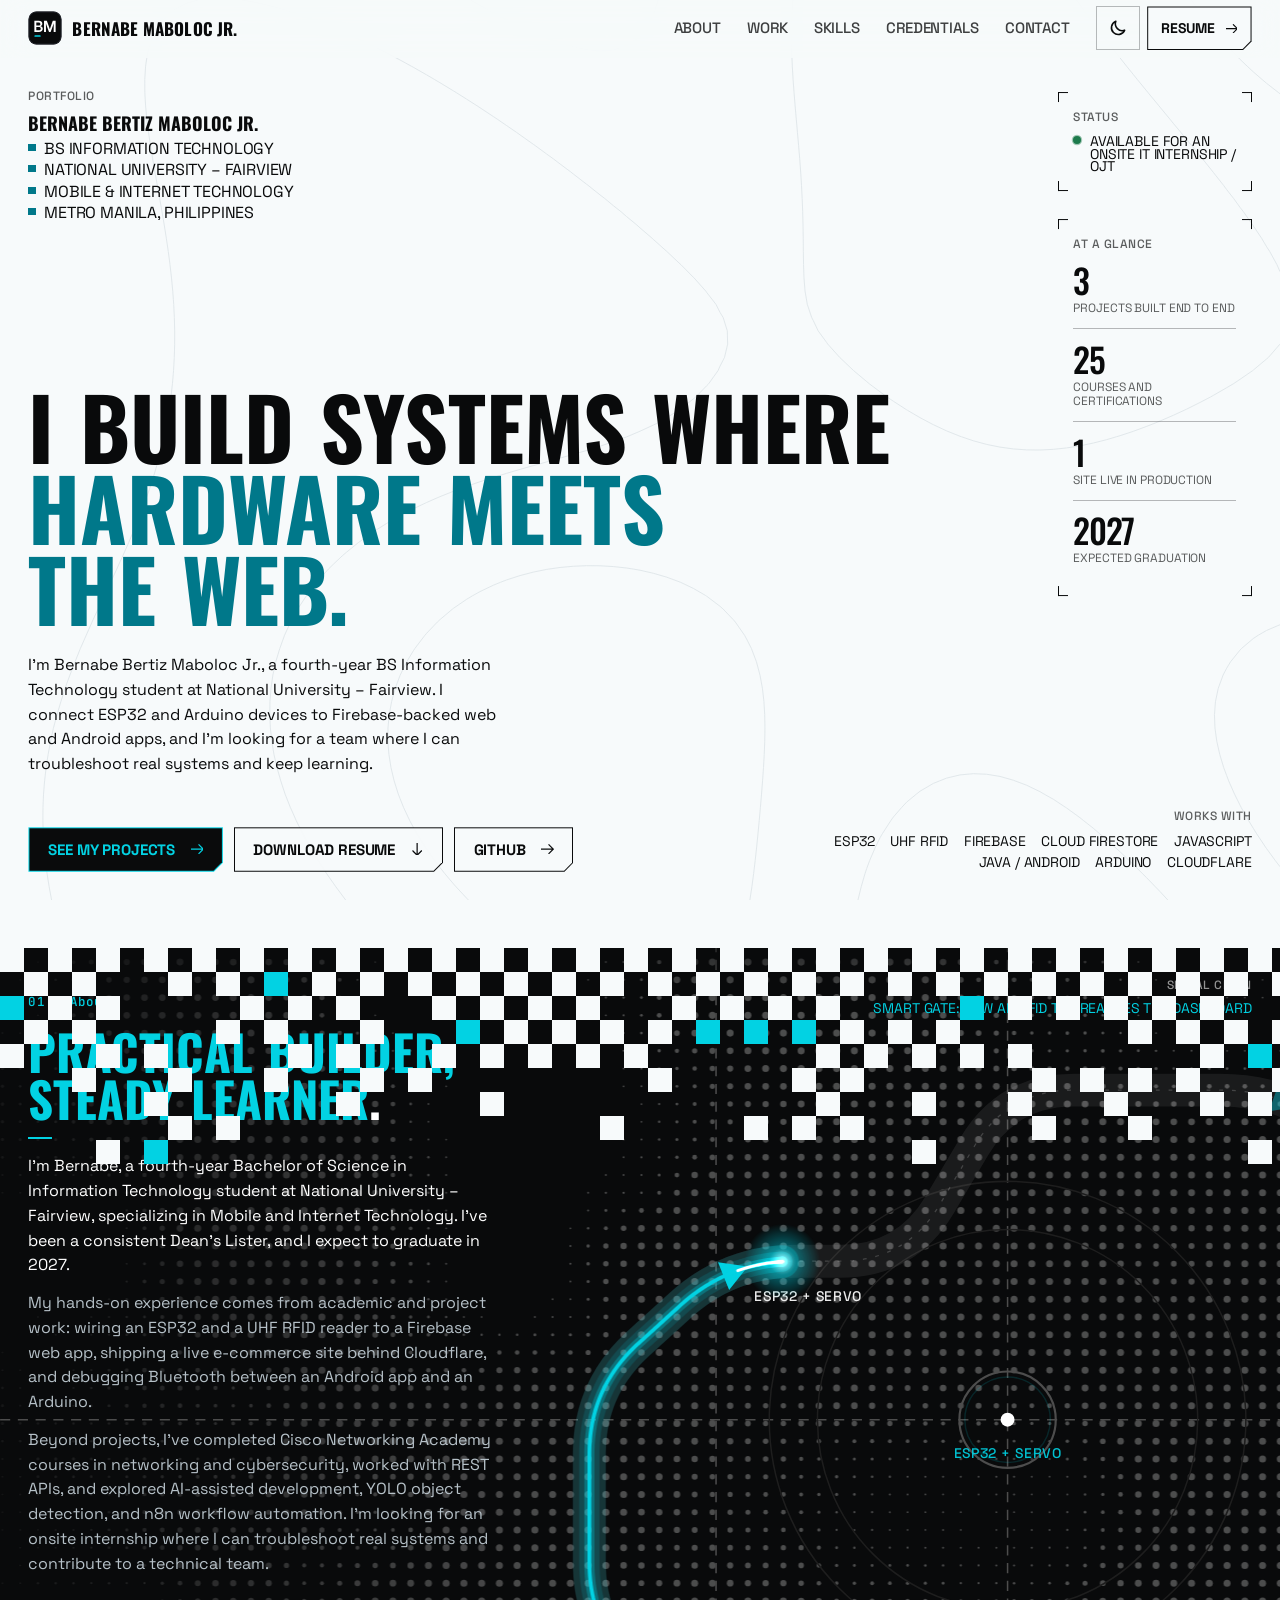
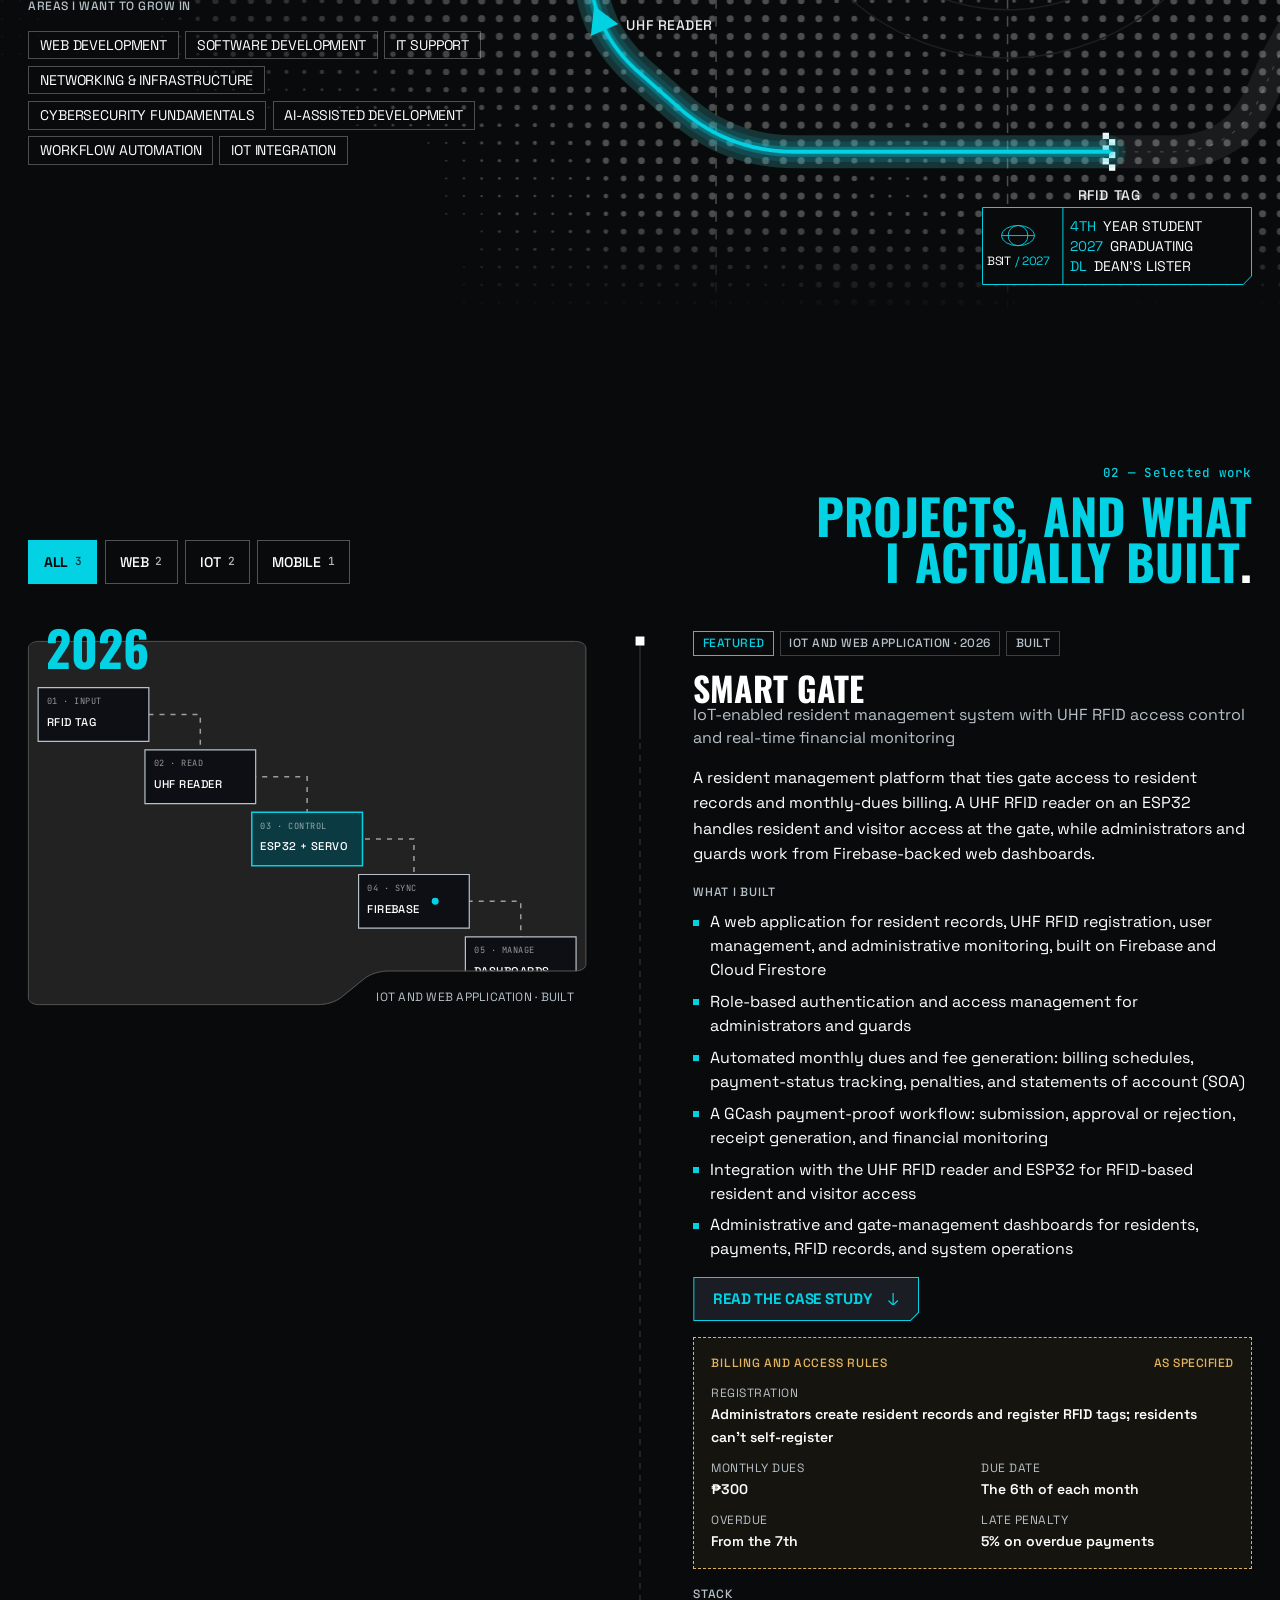
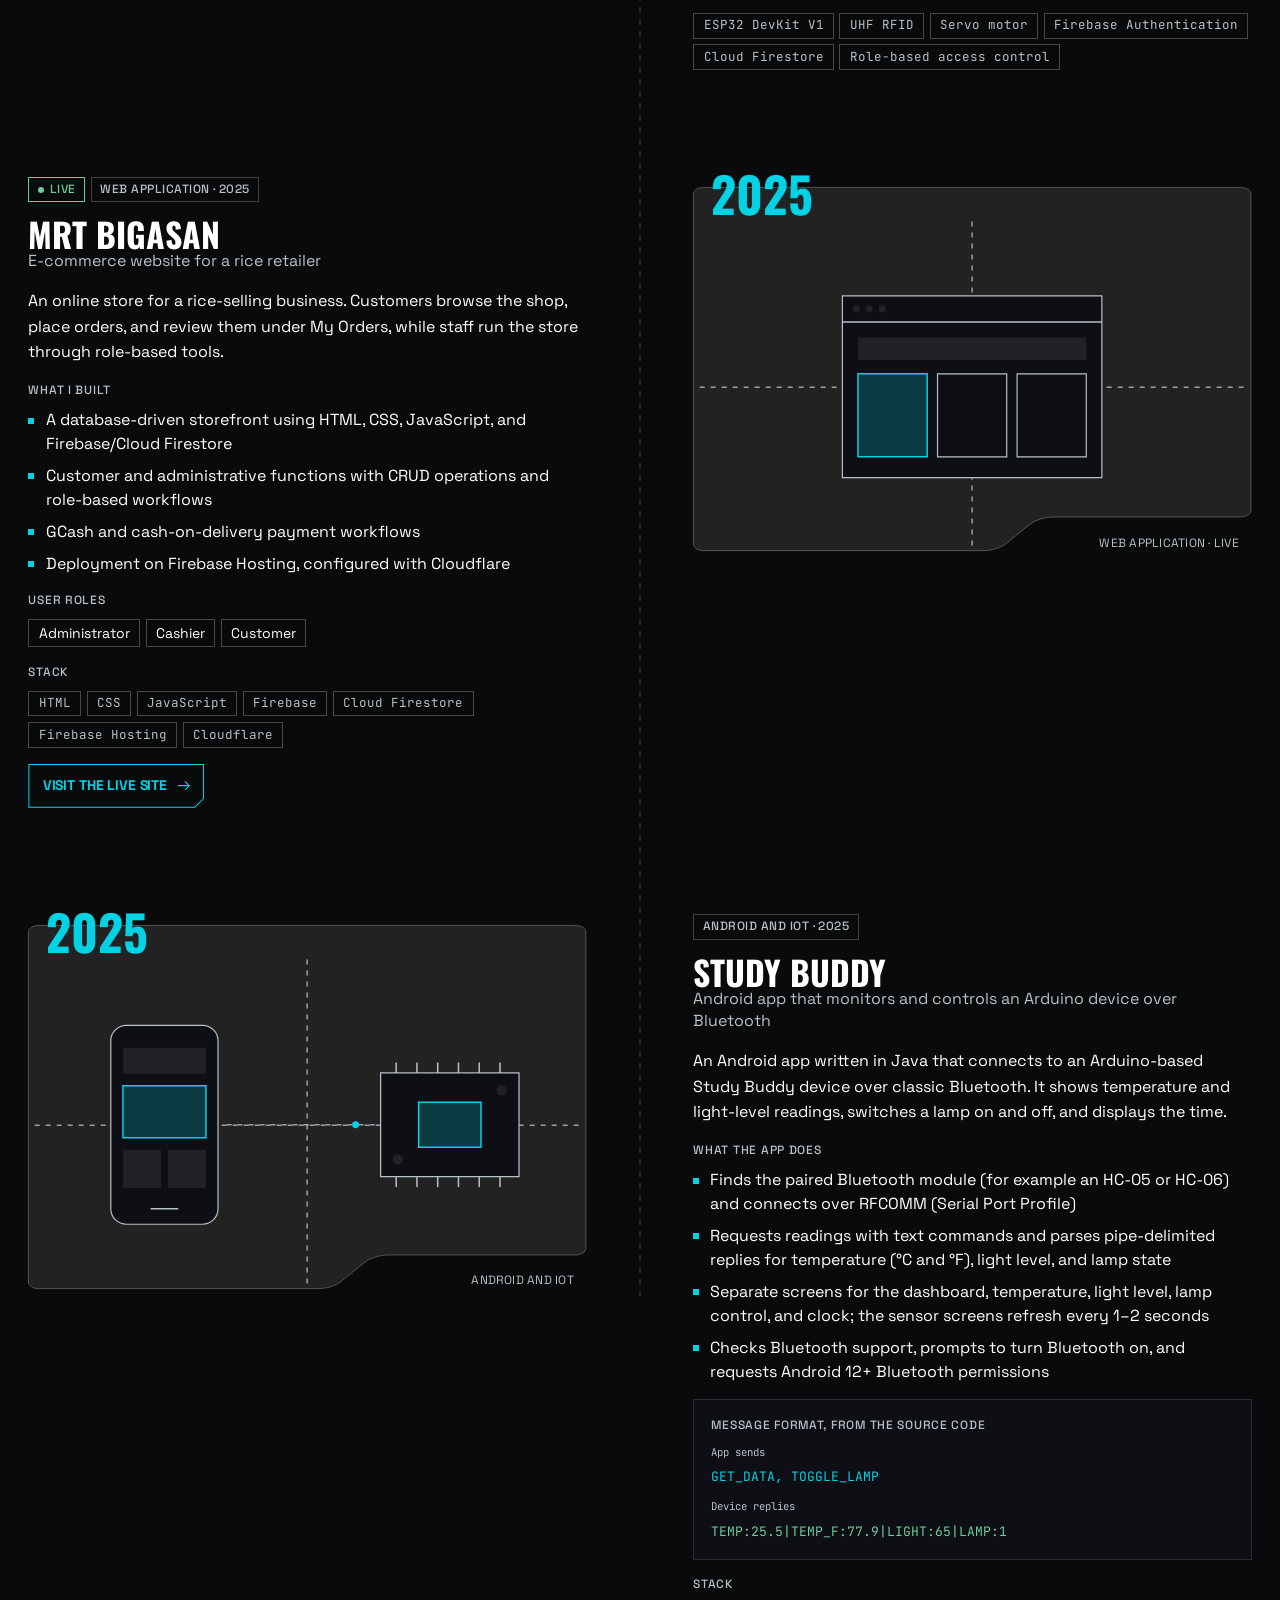
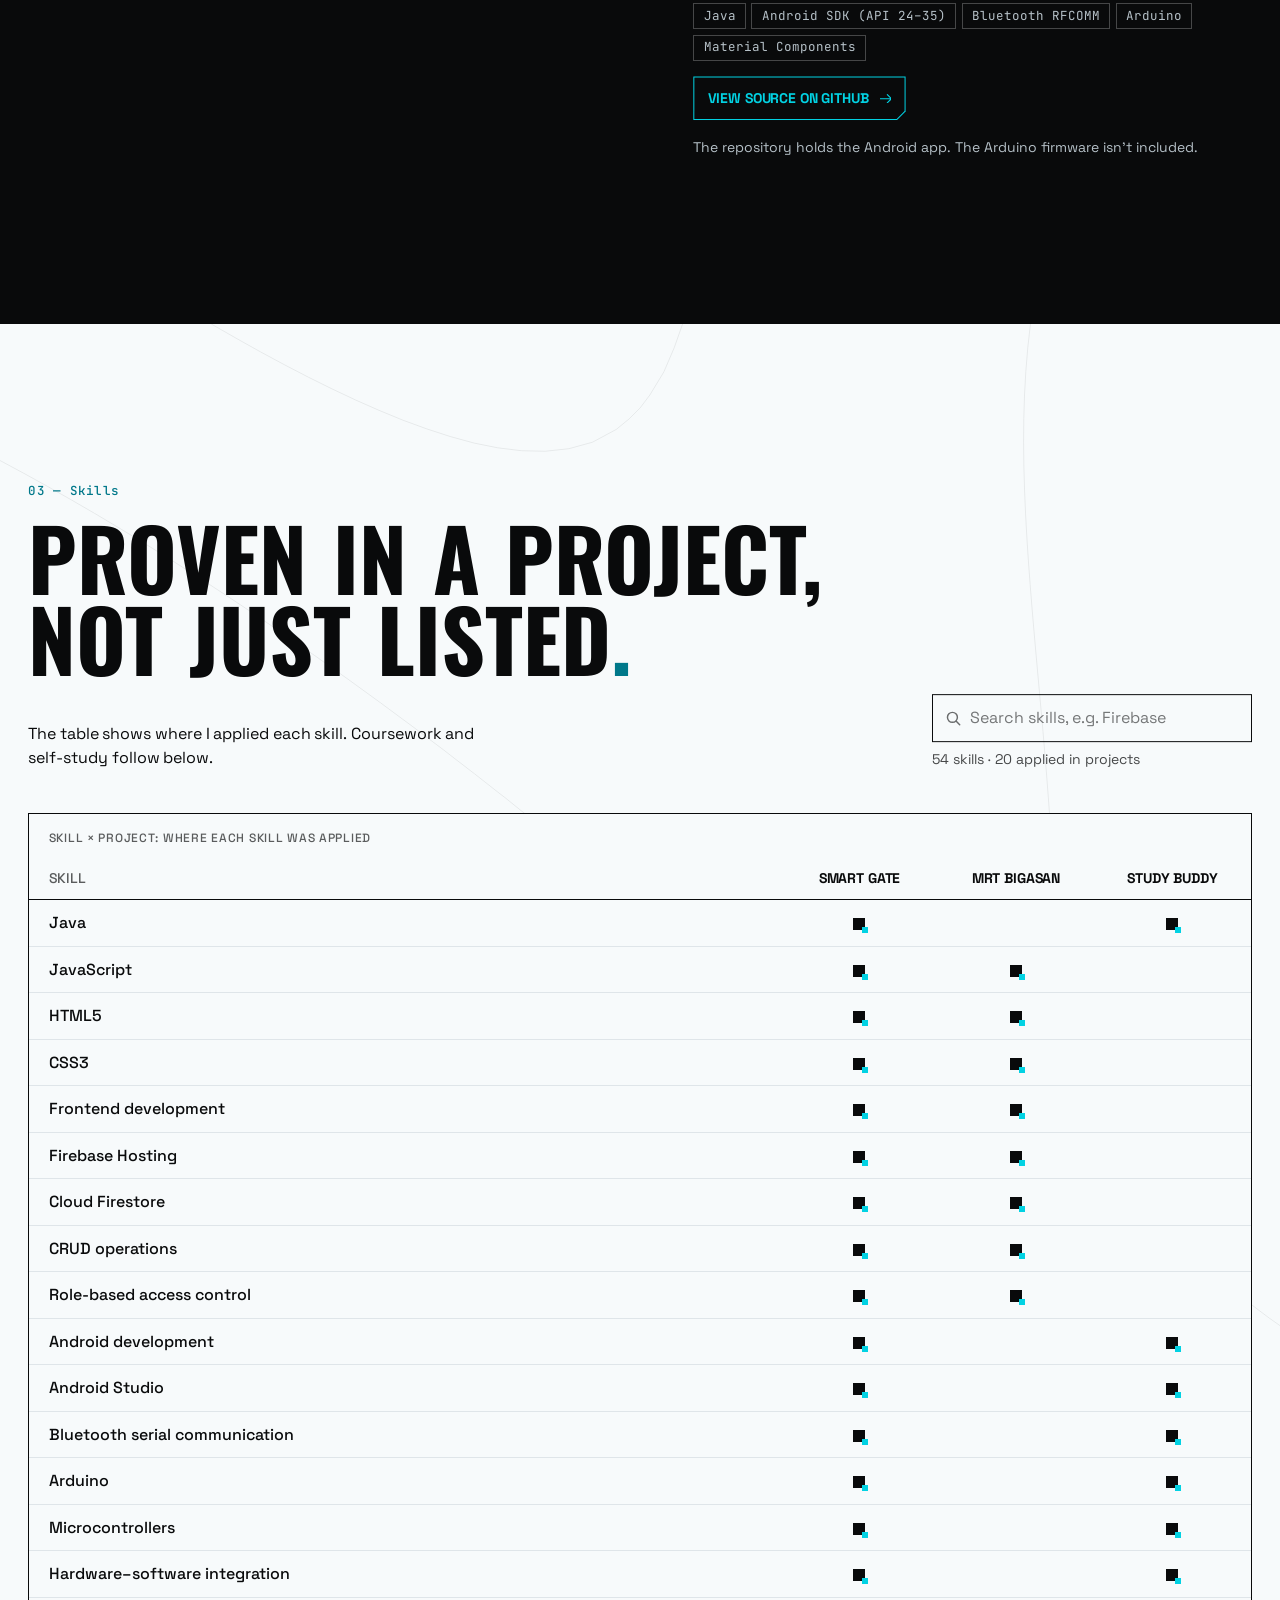
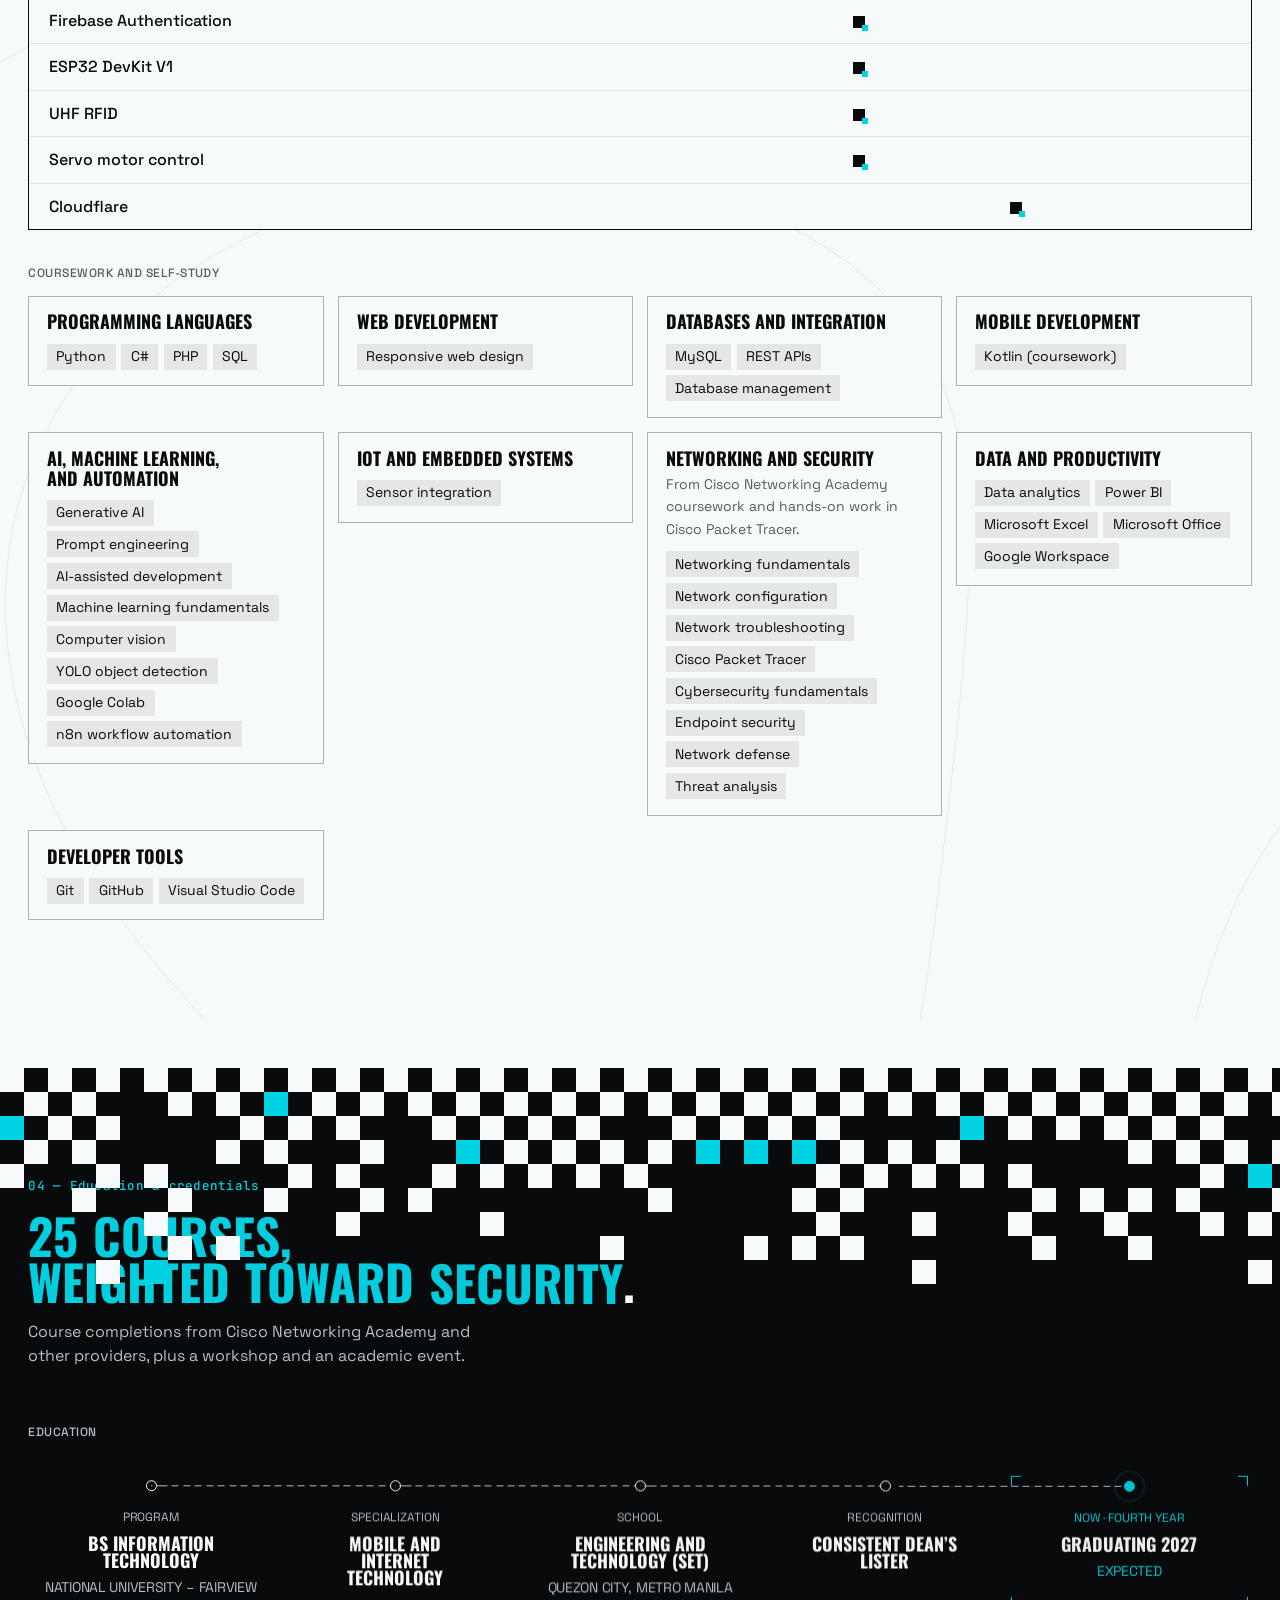
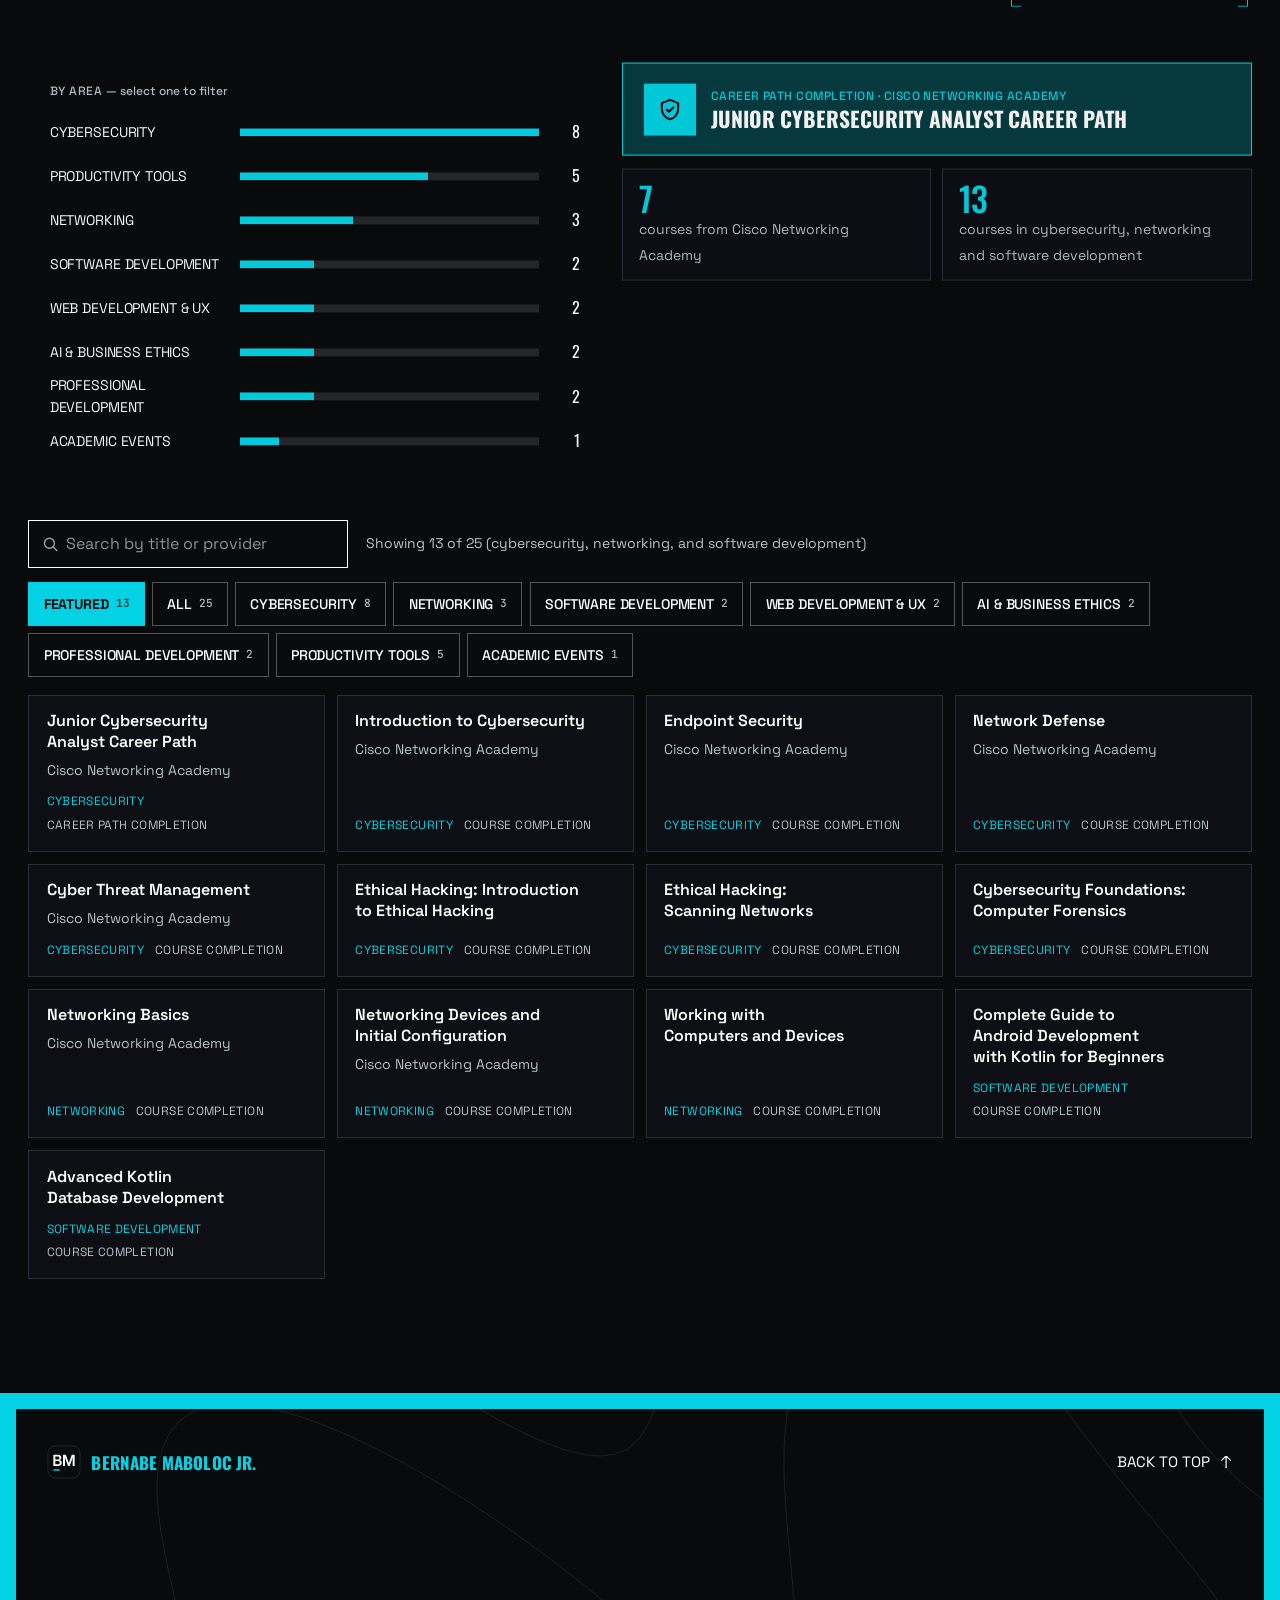
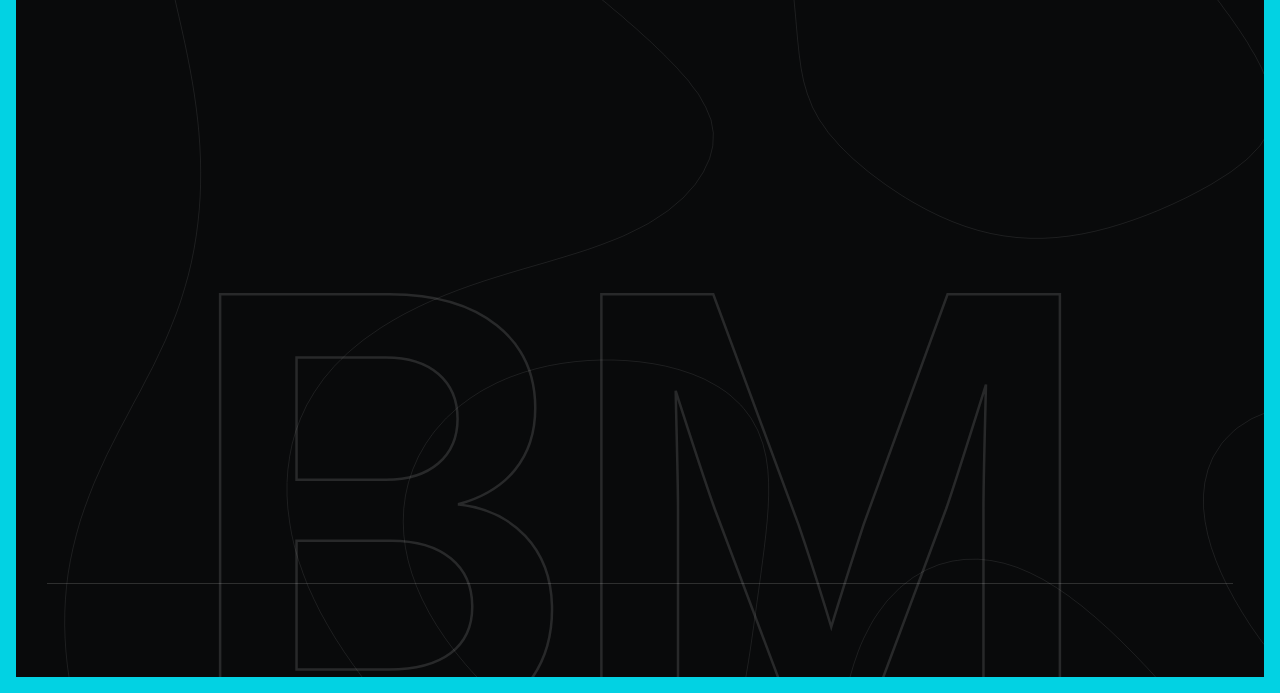
<file: index.html>
<!doctype html>
<html lang="en" data-theme="light">
<head>
  <meta charset="utf-8">
  <meta name="viewport" content="width=device-width, initial-scale=1, viewport-fit=cover">
  <title>Bernabe Bertiz Maboloc Jr. – IT Student Portfolio</title>
  <meta name="description" content="Portfolio of Bernabe Bertiz Maboloc Jr., a fourth-year BS Information Technology student at National University – Fairview: IoT, web, and Android projects, technical skills, certifications, and resume.">
  <meta name="author" content="Bernabe Bertiz Maboloc Jr.">
  <meta name="theme-color" content="#f7fafb">

  <!-- If your site address is not https://mabsb.github.io/, update the four URLs below (see docs/DEPLOYMENT.md). -->
  <link rel="canonical" href="https://mabsb.github.io/">
  <meta property="og:type" content="website">
  <meta property="og:site_name" content="Bernabe Bertiz Maboloc Jr.">
  <meta property="og:title" content="Bernabe Bertiz Maboloc Jr. – IT Student Portfolio">
  <meta property="og:description" content="Fourth-year BSIT student at National University – Fairview. IoT, web, and Android projects, skills, certifications, and resume.">
  <meta property="og:url" content="https://mabsb.github.io/">
  <meta property="og:image" content="https://mabsb.github.io/assets/img/og-image.png">
  <meta property="og:image:width" content="1200">
  <meta property="og:image:height" content="630">
  <meta property="og:image:alt" content="Bernabe Bertiz Maboloc Jr., Information Technology student portfolio">
  <meta name="twitter:card" content="summary_large_image">

  <link rel="icon" href="assets/img/favicon.svg" type="image/svg+xml">
  <link rel="icon" href="assets/img/favicon-32.png" sizes="32x32" type="image/png">
  <link rel="apple-touch-icon" href="assets/img/apple-touch-icon.png">

  <link rel="preload" href="assets/fonts/oswald-latin.woff2" as="font" type="font/woff2" crossorigin>
  <link rel="preload" href="assets/fonts/space-grotesk-latin.woff2" as="font" type="font/woff2" crossorigin>
  <link rel="stylesheet" href="assets/css/styles.css">

  <script>
    /* Runs before the page paints: marks JavaScript as available, raises the loading
       veil, applies the saved theme, and opens at the top (unless the link has a #section). */
    (function () {
      var root = document.documentElement;
      root.classList.add('js', 'is-veiled');
      try {
        var saved = localStorage.getItem('theme');
        if (saved === 'light' || saved === 'dark') root.setAttribute('data-theme', saved);
      } catch (e) {}
      try {
        if (!location.hash && 'scrollRestoration' in history) history.scrollRestoration = 'manual';
        if (!location.hash) window.scrollTo(0, 0);
      } catch (e) {}
    })();
  </script>

  <script type="application/ld+json">
  {
    "@context": "https://schema.org",
    "@type": "Person",
    "name": "Bernabe Bertiz Maboloc Jr.",
    "url": "https://mabsb.github.io/",
    "description": "Fourth-year Bachelor of Science in Information Technology student at National University – Fairview.",
    "affiliation": { "@type": "CollegeOrUniversity", "name": "National University – Fairview" },
    "sameAs": ["https://github.com/MabsB"],
    "knowsAbout": ["Web development", "Firebase", "Cloud Firestore", "ESP32", "UHF RFID", "Android development", "Networking", "Cybersecurity fundamentals"]
  }
  </script>
</head>

<body>
  <!-- Loading veil: the BM mark fills from the top while the page compiles. Only shown when JavaScript runs. -->
  <div class="veil" id="veil" role="status">
    <span class="visually-hidden">Loading the portfolio</span>
    <svg class="veil-mark" viewBox="0 0 64 64" aria-hidden="true" focusable="false">
      <defs>
        <clipPath id="veil-clip"><rect x="0" y="0" width="64" height="0" data-veil-fill/></clipPath>
        
      </defs>
      <use href="#bm-glyphs" class="veil-ghost"/>
      <g clip-path="url(#veil-clip)"><use href="#bm-glyphs" class="veil-fill"/></g>
    </svg>
    <span class="veil-meter"><span data-veil-meter></span></span>
  </div>

  <!-- The shape every project plate is cut to. -->
  <svg class="defs" width="0" height="0" aria-hidden="true" focusable="false">
    <path id="bm-glyphs" d="M12 39.44H20.44C25.27 39.44 27.81 37.09 27.81 33.57C27.81 30.6 25.88 28.87 23.38 28.58V28.55C25.62 27.93 27.01 26.39 27.01 23.98C27.01 20.72 24.47 18.56 20.07 18.56H12ZM15.64 36.43V30.3H20.13C22.6 30.3 24.01 31.51 24.01 33.44C24.01 35.36 22.57 36.43 20.04 36.43ZM15.64 27.4V21.57H19.9C22.02 21.57 23.31 22.69 23.31 24.49C23.31 26.27 22.02 27.4 19.9 27.4Z M30.16 39.44H33.81V28.79C33.81 27.39 33.74 25.22 33.7 23.16C34.42 25.41 35.13 27.57 35.56 28.79L39.57 39.44H42.6L46.58 28.79C47.02 27.51 47.74 25.22 48.48 22.86C48.43 25.01 48.36 27.32 48.36 28.79V39.44H52V18.56H46.65L42.65 29.53C42.27 30.7 41.6 32.78 41.11 34.41C40.62 32.78 39.95 30.7 39.55 29.53L35.49 18.56H30.16Z"/>
    <clipPath id="plate-clip" clipPathUnits="objectBoundingBox"><path d="M 0.01915,0.00107H 0.98085C 0.98574,0.00107 0.99044,0.00300 0.99390,0.00642C 0.99736,0.00984 0.99930,0.01449 0.99930,0.01933V 0.88815C 0.99930,0.89299 0.99736,0.89763 0.99390,0.90105C 0.99044,0.90448 0.98574,0.90640 0.98085,0.90640H 0.64733C 0.63864,0.90640 0.63007,0.90834 0.62224,0.91206C 0.61442,0.91579 0.60754,0.92122 0.60212,0.92794L 0.56153,0.97830C 0.55635,0.98474 0.54976,0.98993 0.54227,0.99350C 0.53478,0.99707 0.52656,0.99892 0.51825,0.99892H 0.01915C 0.01426,0.99892 0.00956,0.99700 0.00610,0.99358C 0.00264,0.99016 0.00070,0.98551 0.00070,0.98067V 0.01933C 0.00070,0.01449 0.00264,0.00984 0.00610,0.00642C 0.00956,0.00300 0.01426,0.00107 0.01915,0.00107Z"/></clipPath>
  </svg>

  <a class="skip-link" href="#main">Skip to content</a>

  <header class="site-header" data-header>
    <div class="header-inner">
      <a class="brand" href="#home">
        <svg class="brand-mark" viewBox="0 0 64 64" aria-hidden="true" focusable="false"><rect class="bm-bg" x="1" y="1" width="62" height="62" rx="15"/><rect class="bm-edge" x="1.75" y="1.75" width="60.5" height="60.5" rx="14.25"/><use class="bm-glyphs" href="#bm-glyphs"/><rect class="bm-signal" x="12" y="45.44" width="12" height="3.2" rx="1.6"/></svg>
        <span class="brand-name">Bernabe Maboloc Jr.</span>
      </a>

      <nav class="site-nav" aria-label="Main">
        <ul class="nav-menu" id="nav-menu">
          <li><a href="#about">About</a></li>
          <li><a href="#projects">Work</a></li>
          <li><a href="#skills">Skills</a></li>
          <li><a href="#certifications">Credentials</a></li>
          <li><a href="#contact">Contact</a></li>
        </ul>
      </nav>

      <div class="header-actions">
        <button class="icon-btn theme-toggle" type="button" data-theme-toggle aria-label="Switch to dark theme" title="Switch to dark theme">
          <svg class="icon icon-sun" viewBox="0 0 24 24" aria-hidden="true" focusable="false"><circle cx="12" cy="12" r="4"/><path d="M12 2.5v2.2M12 19.3v2.2M4.6 4.6l1.6 1.6M17.8 17.8l1.6 1.6M2.5 12h2.2M19.3 12h2.2M4.6 19.4l1.6-1.6M17.8 6.2l1.6-1.6"/></svg>
          <svg class="icon icon-moon" viewBox="0 0 24 24" aria-hidden="true" focusable="false"><path d="M20 14.6A8.2 8.2 0 0 1 9.4 4a8.2 8.2 0 1 0 10.6 10.6Z"/></svg>
        </button>
        <a class="cta cta--sm header-resume" href="#resume">
          <span class="cta-flood" aria-hidden="true"></span>
          <span class="cta-label">Resume</span>
          <svg class="cta-arrow" viewBox="0 0 13 10.7" aria-hidden="true" focusable="false"><path d="M0 5.35H13M8 10.35L13 5.35L8 0.35"/></svg>
        </a>
        <button class="icon-btn nav-toggle" type="button" aria-expanded="false" aria-controls="menu-sheet" aria-label="Open menu">
          <svg class="icon" viewBox="0 0 24 24" aria-hidden="true" focusable="false"><path d="M4 7h16M4 12h16M4 17h10"/></svg>
        </button>
      </div>
    </div>
  </header>

  <!-- Full-screen menu for phones and tablets. Built from the header links by main.js. -->
  <div class="sheet" id="menu-sheet" role="dialog" aria-modal="true" aria-label="Menu" hidden data-stage data-stage-margin="0px">
    <div class="sheet-top">
      <p class="sheet-title">Menu</p>
      <button class="icon-btn sheet-close" type="button" aria-label="Close menu">
        <svg class="icon" viewBox="0 0 24 24" aria-hidden="true" focusable="false"><path d="M6 6l12 12M18 6L6 18"/></svg>
      </button>
    </div>
    <nav class="sheet-nav" aria-label="Menu"></nav>
    <p class="sheet-foot"><a href="mailto:bernabemaboloc3@gmail.com?subject=Internship%20opportunity">bernabemaboloc3@gmail.com</a></p>
  </div>

  <main id="main">
    <!-- The first three blocks are a stack: each pins, and the next one comes out over it. -->
    <div class="stack" data-stack>

      <!-- HOME ------------------------------------------------------------>
      <div class="layer layer--hero" data-layer data-pinned>
        <div class="layer-inner" data-layer-inner>
          <section id="home" class="hero" data-hero data-surface="light" aria-labelledby="hero-title">
            <canvas class="contour" data-contour="hero" aria-hidden="true"></canvas>

            <div class="hero-stage" data-stage data-stage-margin="0px">
              <div class="hero-identity" data-rise data-delay="120" data-cfg="entrance">
                <p class="eyebrow">Portfolio</p>
                <p class="hero-name">Bernabe Bertiz Maboloc Jr.</p>
                <ul class="meta" aria-label="About me in brief">
                  <li>BS Information Technology</li>
                  <li>National University&nbsp;– Fairview</li>
                  <li>Mobile &amp; Internet Technology</li>
                  <li>Metro Manila, Philippines</li>
                </ul>
              </div>

              <div class="hero-panels">
                <section class="panel panel--status" data-rise data-delay="520" data-cfg="entrance" aria-label="Status">
                  <p class="eyebrow">Status</p>
                  <p class="panel-line"><span class="status-dot" data-pulse aria-hidden="true"></span>Available for an onsite IT internship / OJT</p>
                </section>

                <aside class="panel panel--stats glance" data-rise data-delay="620" data-cfg="entrance" aria-labelledby="glance-title">
                  <h2 id="glance-title" class="eyebrow">At a glance</h2>
                  <!-- The first three numbers are counted from the content files when the page loads. -->
                  <dl class="stats">
                    <div class="stat"><dt>projects built end to end</dt><dd data-stat="projects" data-reveal="letters" data-delay="800" data-stagger="24" data-cfg="figure">3</dd></div>
                    <div class="stat"><dt>courses and certifications</dt><dd data-stat="certificates" data-reveal="letters" data-delay="910" data-stagger="24" data-cfg="figure">25</dd></div>
                    <div class="stat"><dt>site live in production</dt><dd data-stat="live" data-reveal="letters" data-delay="1020" data-stagger="24" data-cfg="figure">1</dd></div>
                    <div class="stat"><dt>expected graduation</dt><dd data-reveal="letters" data-delay="1130" data-stagger="24" data-cfg="figure">2027</dd></div>
                  </dl>
                </aside>
              </div>

              <div class="hero-headline">
                <h1 id="hero-title" class="hero-title">
                  <span class="ml"><span data-reveal="words" data-delay="200" data-stagger="70" data-cfg="reveal">I build systems where</span></span>
                  <span class="ml ml--accent"><span data-reveal="words" data-delay="330" data-stagger="70" data-cfg="reveal">hardware meets</span></span>
                  <span class="ml ml--accent"><span data-reveal="words" data-delay="460" data-stagger="70" data-cfg="reveal">the web.</span></span>
                </h1>
                <p class="hero-intro" data-rise data-delay="620" data-cfg="entrance">I’m Bernabe Bertiz Maboloc Jr., a fourth-year BS Information Technology student at National University&nbsp;– Fairview. I connect ESP32 and Arduino devices to Firebase-backed web and Android apps, and I’m looking for a team where I can troubleshoot real systems and keep learning.</p>
              </div>

              <div class="hero-foot">
                <div class="hero-actions" data-rise data-delay="780" data-cfg="entrance">
                  <a class="cta" href="#projects">
                    <span class="cta-flood" aria-hidden="true"></span>
                    <span class="cta-label">See my projects</span>
                    <svg class="cta-arrow" viewBox="0 0 13 10.7" aria-hidden="true" focusable="false"><path d="M0 5.35H13M8 10.35L13 5.35L8 0.35"/></svg>
                  </a>
                  <a class="cta cta--ghost" href="assets/resume/Bernabe-Maboloc-Jr-Resume.pdf" download="Bernabe-Maboloc-Jr-Resume.pdf">
                    <span class="cta-flood" aria-hidden="true"></span>
                    <span class="cta-label">Download resume</span>
                    <svg class="cta-arrow cta-arrow--down" viewBox="0 0 13 10.7" aria-hidden="true" focusable="false"><path d="M0 5.35H13M8 10.35L13 5.35L8 0.35"/></svg>
                  </a>
                  <a class="cta cta--ghost" href="https://github.com/MabsB" target="_blank" rel="noopener">
                    <span class="cta-flood" aria-hidden="true"></span>
                    <span class="cta-label">GitHub<span class="visually-hidden"> (opens in a new tab)</span></span>
                    <svg class="cta-arrow" viewBox="0 0 13 10.7" aria-hidden="true" focusable="false"><path d="M0 5.35H13M8 10.35L13 5.35L8 0.35"/></svg>
                  </a>
                </div>
                <div class="tech-strip" data-rise data-delay="900" data-cfg="entrance">
                  <span class="eyebrow">Works with</span>
                  <ul aria-label="Technologies I work with">
                    <li>ESP32</li><li>UHF RFID</li><li>Firebase</li><li>Cloud Firestore</li><li>JavaScript</li><li>Java / Android</li><li>Arduino</li><li>Cloudflare</li>
                  </ul>
                </div>
              </div>
            </div>
          </section>
        </div>
        <div class="layer-shade" data-layer-shade aria-hidden="true"></div>
      </div>

      <!-- ABOUT ----------------------------------------------------------->
      <div class="layer layer--about" data-layer data-pinned>
        <div class="layer-inner" data-layer-inner>
          <section id="about" class="about" data-about data-surface="dark" aria-labelledby="about-title">
            <div class="circuit" data-circuit-frame aria-hidden="true"><div data-circuit></div></div>
            <canvas class="dissolve" data-dissolve="light" aria-hidden="true"></canvas>

            <div class="about-grid">
              <div class="about-copy" data-stage>
                <p class="kicker" data-rise data-delay="0">01 — About</p>
                <h2 id="about-title" class="masthead masthead--accent">
                  <span class="ml"><span data-reveal="words" data-delay="0" data-stagger="110" data-cfg="reveal">practical builder,</span></span>
                  <span class="ml"><span data-reveal="words" data-delay="130" data-stagger="110" data-cfg="reveal">steady learner</span><span class="stop" data-fade data-delay="240" data-cfg="reveal">.</span></span>
                </h2>
                <span class="rule" data-rule data-delay="260" aria-hidden="true"></span>
                <div class="prose">
                  <p data-rise data-delay="340" data-cfg="copy">I’m Bernabe, a fourth-year Bachelor of Science in Information Technology student at National University&nbsp;– Fairview, specializing in Mobile and Internet Technology. I’ve been a consistent Dean’s Lister, and I expect to graduate in 2027.</p>
                  <p data-rise data-delay="440" data-cfg="copy">My hands-on experience comes from academic and project work: wiring an ESP32 and a UHF RFID reader to a Firebase web app, shipping a live e-commerce site behind Cloudflare, and debugging Bluetooth between an Android app and an Arduino.</p>
                  <p data-rise data-delay="540" data-cfg="copy">Beyond projects, I’ve completed Cisco Networking Academy courses in networking and cybersecurity, worked with REST APIs, and explored AI-assisted development, YOLO object detection, and n8n workflow automation. I’m looking for an onsite internship where I can troubleshoot real systems and contribute to a technical team.</p>
                </div>
                <h3 class="eyebrow eyebrow--dark" data-rise data-delay="620">Areas I want to grow in</h3>
                <ul class="pill-list" data-rise data-delay="680" data-cfg="copy">
                  <li>Web development</li>
                  <li>Software development</li>
                  <li>IT support</li>
                  <li>Networking &amp; infrastructure</li>
                  <li>Cybersecurity fundamentals</li>
                  <li>AI-assisted development</li>
                  <li>Workflow automation</li>
                  <li>IoT integration</li>
                </ul>
              </div>

              <aside class="plate-card" data-stage aria-label="Education at a glance">
                <svg class="plate-frame" viewBox="0 0 277 78" preserveAspectRatio="none" aria-hidden="true" focusable="false"><path d="M0.5 0.5H276.5V69L268 77.5H0.5Z"/><path d="M83 1V77" class="plate-divider"/></svg>
                <div class="plate-badge" data-rise data-delay="260" data-cfg="reveal">
                  <svg class="orbit" viewBox="0 0 37 23" aria-hidden="true" focusable="false"><ellipse cx="18.5" cy="11.5" rx="18" ry="11"/><path d="M0.5 11.5H36.5"/><ellipse data-orbit cx="18.5" cy="11.5" rx="18" ry="11"/></svg>
                  <p class="plate-badge-text"><span data-reveal="letters" data-delay="430" data-stagger="22">BSIT</span><span class="acc" data-reveal="letters" data-delay="490" data-stagger="22">/ 2027</span></p>
                </div>
                <dl class="plate-stats" data-rise data-delay="300" data-cfg="reveal">
                  <div><dt data-reveal="letters" data-delay="430" data-stagger="22">4th</dt><dd data-reveal="letters" data-delay="500" data-stagger="16">year student</dd></div>
                  <div><dt data-reveal="letters" data-delay="540" data-stagger="22">2027</dt><dd data-reveal="letters" data-delay="610" data-stagger="16">graduating</dd></div>
                  <div><dt data-reveal="letters" data-delay="650" data-stagger="22">DL</dt><dd data-reveal="letters" data-delay="720" data-stagger="16">dean’s lister</dd></div>
                </dl>
              </aside>
            </div>
            <p class="circuit-caption" data-circuit-caption hidden>
              <span class="eyebrow">Signal chain</span>
              <a href="#smart-gate" data-open-project="smart-gate">Smart Gate: how an RFID tag reaches the dashboard</a>
            </p>
          </section>
        </div>
        <div class="layer-shade" data-layer-shade aria-hidden="true"></div>
      </div>

      <!-- PROJECTS --------------------------------------------------------->
      <div class="layer layer--work" data-layer>
        <section id="projects" class="work" data-surface="dark" aria-labelledby="projects-title">
          <canvas class="dissolve" data-dissolve="light" aria-hidden="true"></canvas>
          <div class="work-head" data-stage>
            <div class="work-title">
              <p class="kicker" data-rise data-delay="0">02 — Selected work</p>
              <h2 id="projects-title" class="masthead masthead--accent masthead--right">
                <span class="ml"><span data-reveal="words" data-delay="0" data-stagger="110" data-cfg="reveal">projects, and what</span></span>
                <span class="ml"><span data-reveal="words" data-delay="130" data-stagger="110" data-cfg="reveal">i actually built</span><span class="stop" data-fade data-delay="240" data-cfg="reveal">.</span></span>
              </h2>
            </div>
            <div class="filter-bar" id="project-filters" role="group" aria-label="Filter projects by area" data-rise data-delay="320"></div>
          </div>
          <p class="visually-hidden" id="project-status" aria-live="polite"></p>
          <div class="work-body">
            <div class="rail" data-rail aria-hidden="true">
              <svg class="rail-svg" preserveAspectRatio="none" focusable="false"></svg>
            </div>
            <div id="project-list" class="rows">
              <noscript><p class="load-note">Turn on JavaScript to see the projects, or download the resume below.</p></noscript>
            </div>
          </div>
        </section>
      </div>
    </div>

    <!-- SKILLS ------------------------------------------------------------>
    <section id="skills" class="skills" data-surface="light" aria-labelledby="skills-title">
      <canvas class="contour contour--paper" data-contour="paper" aria-hidden="true"></canvas>
      <canvas class="dissolve" data-dissolve="dark" aria-hidden="true"></canvas>
      <div class="skills-wrap">
        <div class="skills-head" data-stage>
          <p class="kicker" data-rise data-delay="0">03 — Skills</p>
          <h2 id="skills-title" class="masthead masthead--xl">
            <span class="ml"><span data-reveal="words" data-delay="0" data-stagger="100" data-cfg="reveal">proven in a project,</span></span>
            <span class="ml"><span data-reveal="words" data-delay="130" data-stagger="100" data-cfg="reveal">not just listed</span><span class="stop" data-fade data-delay="240" data-cfg="reveal">.</span></span>
          </h2>
          <div class="skills-lead">
            <p class="lead" data-reveal="words" data-delay="300" data-stagger="30" data-gap="0.22">The table shows where I applied each skill. Coursework and self-study follow below.</p>
            <div class="toolbar" data-rise data-delay="520">
              <div class="search">
                <label class="visually-hidden" for="skill-search">Search skills</label>
                <svg class="icon" viewBox="0 0 24 24" aria-hidden="true" focusable="false"><circle cx="11" cy="11" r="6.5"/><path d="m16 16 4.5 4.5"/></svg>
                <input id="skill-search" type="search" placeholder="Search skills, e.g. Firebase" autocomplete="off" spellcheck="false" aria-describedby="skill-status">
              </div>
              <p class="toolbar-status" id="skill-status" aria-live="polite"></p>
            </div>
          </div>
        </div>
        <div id="skills-list" class="skills-layout">
          <noscript><p class="load-note">Turn on JavaScript to see the skills list, or download the resume below.</p></noscript>
        </div>
      </div>
    </section>

    <!-- EDUCATION + CREDENTIALS ------------------------------------------>
    <section id="certifications" class="creds" data-surface="dark" aria-labelledby="certifications-title">
      <canvas class="dissolve" data-dissolve="light" aria-hidden="true"></canvas>
      <div class="creds-wrap">
        <div class="creds-head" data-stage>
          <p class="kicker" data-rise data-delay="0">04 — Education &amp; credentials</p>
          <h2 id="certifications-title" class="masthead masthead--accent">
            <span class="ml"><span data-reveal="words" data-delay="0" data-stagger="110" data-cfg="reveal"><span data-cert-total>25</span> courses,</span></span>
            <span class="ml"><span data-reveal="words" data-delay="130" data-stagger="110" data-cfg="reveal">weighted toward security</span><span class="stop" data-fade data-delay="240" data-cfg="reveal">.</span></span>
          </h2>
          <p class="lead lead--dark" data-rise data-delay="330" data-cfg="copy">Course completions from Cisco Networking Academy and other providers, plus a workshop and an academic event.</p>
        </div>

        <div id="education" class="edu" data-stage data-stage-margin="0px 0px -20% 0px" aria-labelledby="education-title">
          <h3 id="education-title" class="eyebrow eyebrow--dark" data-rise data-delay="0">Education</h3>
          <ol class="edu-strip">
            <li class="edu-card" data-rise data-delay="140" data-cfg="reveal">
              <p class="edu-round">Program</p>
              <p class="edu-name">BS Information Technology</p>
              <p class="edu-date">National University&nbsp;– Fairview</p>
            </li>
            <li class="edu-card" data-rise data-delay="230" data-cfg="reveal">
              <p class="edu-round">Specialization</p>
              <p class="edu-name">Mobile and Internet Technology</p>
            </li>
            <li class="edu-card" data-rise data-delay="320" data-cfg="reveal">
              <p class="edu-round">School</p>
              <p class="edu-name">Engineering and Technology (SET)</p>
              <p class="edu-date">Quezon City, Metro Manila</p>
            </li>
            <li class="edu-card" data-rise data-delay="410" data-cfg="reveal">
              <p class="edu-round">Recognition</p>
              <p class="edu-name">Consistent Dean’s Lister</p>
            </li>
            <li class="edu-card edu-card--live" data-rise data-delay="500" data-cfg="reveal">
              <p class="edu-round">Now · fourth year</p>
              <p class="edu-name">Graduating 2027</p>
              <p class="edu-date">Expected</p>
            </li>
          </ol>

        </div>

        <div class="cert-overview" data-stage>
          <div class="cert-areas" data-rise data-delay="0" aria-labelledby="cert-areas-title">
            <h3 id="cert-areas-title" class="eyebrow eyebrow--dark">By area <span class="eyebrow-note">— select one to filter</span></h3>
            <div id="cert-bars" class="cert-bars"></div>
          </div>
          <div id="cert-highlight" class="cert-highlight" data-rise data-delay="120"></div>
        </div>

        <div class="toolbar toolbar--wide">
          <div class="search">
            <label class="visually-hidden" for="cert-search">Search certifications</label>
            <svg class="icon" viewBox="0 0 24 24" aria-hidden="true" focusable="false"><circle cx="11" cy="11" r="6.5"/><path d="m16 16 4.5 4.5"/></svg>
            <input id="cert-search" type="search" placeholder="Search by title or provider" autocomplete="off" spellcheck="false" aria-describedby="cert-status">
          </div>
          <p class="toolbar-status" id="cert-status" aria-live="polite"></p>
        </div>
        <div class="filter-bar filter-bar--scroll" id="cert-filters" role="group" aria-label="Filter certifications by category"></div>
        <ul id="cert-list" class="cert-grid">
          <noscript><li class="load-note">Turn on JavaScript to see the certification list.</li></noscript>
        </ul>
      </div>
    </section>

    <!-- CONTACT: the sign-off ---------------------------------------------->
    <section id="contact" class="signoff" data-surface="accent" aria-labelledby="contact-title">
      <div class="signoff-panel">
        <canvas class="contour contour--foot" data-contour="foot" aria-hidden="true"></canvas>
        <div class="signoff-figure" data-figure aria-hidden="true">
          <svg viewBox="11 17.5 42 23" focusable="false"><use href="#bm-glyphs"/></svg>
        </div>

        <div class="signoff-top">
          <a class="brand brand--foot" href="#home">
            <svg class="brand-mark" viewBox="0 0 64 64" aria-hidden="true" focusable="false"><rect class="bm-bg" x="1" y="1" width="62" height="62" rx="15"/><rect class="bm-edge" x="1.75" y="1.75" width="60.5" height="60.5" rx="14.25"/><use class="bm-glyphs" href="#bm-glyphs"/><rect class="bm-signal" x="12" y="45.44" width="12" height="3.2" rx="1.6"/></svg>
            <span class="brand-name">Bernabe Maboloc Jr.</span>
          </a>
          <a class="to-top" href="#home">Back to top <svg class="cta-arrow cta-arrow--up" viewBox="0 0 13 10.7" aria-hidden="true" focusable="false"><path d="M0 5.35H13M8 10.35L13 5.35L8 0.35"/></svg></a>
        </div>

        <div class="signoff-body">
          <nav class="foot-nav" aria-label="Sections" data-stage>
            <a href="#about" data-reveal="letters" data-delay="260" data-stagger="22" data-cfg="row" data-gap="0.2">About</a>
            <a href="#projects" data-reveal="letters" data-delay="340" data-stagger="22" data-cfg="row" data-gap="0.2">Work</a>
            <a href="#skills" data-reveal="letters" data-delay="420" data-stagger="22" data-cfg="row" data-gap="0.2">Skills</a>
            <a href="#certifications" data-reveal="letters" data-delay="500" data-stagger="22" data-cfg="row" data-gap="0.2">Credentials</a>
            <a href="#contact" data-reveal="letters" data-delay="580" data-stagger="22" data-cfg="row" data-gap="0.2" aria-current="page">Contact</a>
          </nav>

          <div class="contact-copy" data-stage>
            <p class="kicker" data-rise data-delay="0">05 — Let’s talk</p>
            <h2 id="contact-title" class="masthead masthead--accent masthead--contact">
              <span class="ml"><span data-reveal="words" data-delay="0" data-stagger="90" data-cfg="reveal">Looking for an onsite</span></span>
              <span class="ml"><span data-reveal="words" data-delay="130" data-stagger="90" data-cfg="reveal">IT intern in Metro Manila?</span></span>
            </h2>
            <p class="contact-lead" data-rise data-delay="300" data-cfg="copy">Email is the best way to reach me about internship and OJT opportunities.</p>
            <div class="contact-actions" data-rise data-delay="420" data-cfg="copy">
              <a class="cta cta--lg contact-email" href="mailto:bernabemaboloc3@gmail.com?subject=Internship%20opportunity">
                <span class="cta-flood" aria-hidden="true"></span>
                <span class="cta-label">bernabemaboloc3@gmail.com</span>
                <svg class="cta-arrow" viewBox="0 0 13 10.7" aria-hidden="true" focusable="false"><path d="M0 5.35H13M8 10.35L13 5.35L8 0.35"/></svg>
              </a>
              <button class="cta cta--ghost copy-btn" type="button" data-copy="bernabemaboloc3@gmail.com">
                <span class="cta-flood" aria-hidden="true"></span>
                <span class="cta-label"><span class="copy-label">Copy email</span></span>
              </button>
              <a class="cta cta--ghost" href="https://github.com/MabsB" target="_blank" rel="noopener">
                <span class="cta-flood" aria-hidden="true"></span>
                <span class="cta-label">GitHub: MabsB<span class="visually-hidden"> (opens in a new tab)</span></span>
                <svg class="cta-arrow" viewBox="0 0 13 10.7" aria-hidden="true" focusable="false"><path d="M0 5.35H13M8 10.35L13 5.35L8 0.35"/></svg>
              </a>
            </div>
            <p class="visually-hidden" id="copy-status" aria-live="polite"></p>

            <div id="resume" class="resume-card panel" data-rise data-delay="520" data-cfg="copy" aria-labelledby="resume-title">
              <svg class="doc-art" viewBox="0 0 72 92" aria-hidden="true" focusable="false">
                <rect class="doc-sheet" x="1" y="1" width="70" height="90" rx="8"/>
                <rect class="doc-line doc-line--strong" x="10" y="12" width="40" height="6" rx="2"/>
                <rect class="doc-line" x="10" y="22" width="28" height="3" rx="1.5"/>
                <rect class="doc-accent" x="10" y="32" width="52" height="1.5" rx=".75"/>
                <rect class="doc-line" x="10" y="40" width="50" height="3" rx="1.5"/>
                <rect class="doc-line" x="10" y="47" width="44" height="3" rx="1.5"/>
                <rect class="doc-accent" x="10" y="58" width="52" height="1.5" rx=".75"/>
                <rect class="doc-line" x="10" y="66" width="48" height="3" rx="1.5"/>
                <rect class="doc-line" x="10" y="73" width="36" height="3" rx="1.5"/>
              </svg>
              <div class="resume-copy">
                <h3 id="resume-title">Resume</h3>
                <p class="resume-meta">PDF, 1 page, 53 KB. Updated October 2026.</p>
                <div class="resume-actions">
                  <a class="cta cta--sm" href="assets/resume/Bernabe-Maboloc-Jr-Resume.pdf" download="Bernabe-Maboloc-Jr-Resume.pdf">
                    <span class="cta-flood" aria-hidden="true"></span>
                    <span class="cta-label">Download PDF</span>
                    <svg class="cta-arrow cta-arrow--down" viewBox="0 0 13 10.7" aria-hidden="true" focusable="false"><path d="M0 5.35H13M8 10.35L13 5.35L8 0.35"/></svg>
                  </a>
                  <a class="cta cta--sm cta--ghost" href="assets/resume/Bernabe-Maboloc-Jr-Resume.pdf" target="_blank" rel="noopener">
                    <span class="cta-flood" aria-hidden="true"></span>
                    <span class="cta-label">Open<span class="visually-hidden"> (opens in a new tab)</span></span>
                    <svg class="cta-arrow" viewBox="0 0 13 10.7" aria-hidden="true" focusable="false"><path d="M0 5.35H13M8 10.35L13 5.35L8 0.35"/></svg>
                  </a>
                </div>
              </div>
            </div>
          </div>
        </div>

        <footer class="site-footer" data-stage data-stage-margin="0px">
          <p class="legal" data-rise data-delay="640">© <span data-year>2026</span> Bernabe Bertiz Maboloc Jr.</p>
          <p class="legal-note" data-rise data-delay="720">Built by hand with HTML, CSS and JavaScript.</p>
          <p class="socials" data-rise data-delay="800"><a href="https://github.com/MabsB" target="_blank" rel="noopener">GitHub<span class="visually-hidden"> (opens in a new tab)</span></a><a href="mailto:bernabemaboloc3@gmail.com?subject=Internship%20opportunity">Email</a></p>
        </footer>
      </div>
    </section>
  </main>

  <div class="action-bar" aria-label="Quick actions" role="region">
    <a class="cta cta--ghost" href="assets/resume/Bernabe-Maboloc-Jr-Resume.pdf" download="Bernabe-Maboloc-Jr-Resume.pdf">
      <span class="cta-flood" aria-hidden="true"></span>
      <span class="cta-label">Resume</span>
      <svg class="cta-arrow cta-arrow--down" viewBox="0 0 13 10.7" aria-hidden="true" focusable="false"><path d="M0 5.35H13M8 10.35L13 5.35L8 0.35"/></svg>
    </a>
    <a class="cta" href="mailto:bernabemaboloc3@gmail.com?subject=Internship%20opportunity">
      <span class="cta-flood" aria-hidden="true"></span>
      <span class="cta-label">Email me</span>
      <svg class="cta-arrow" viewBox="0 0 13 10.7" aria-hidden="true" focusable="false"><path d="M0 5.35H13M8 10.35L13 5.35L8 0.35"/></svg>
    </a>
  </div>

  <script src="content/skills.js" defer></script>
  <script src="content/projects.js" defer></script>
  <script src="content/certificates.js" defer></script>
  <script src="assets/js/motion.js" defer></script>
  <script src="assets/js/fx.js" defer></script>
  <script src="assets/js/main.js" defer></script>
</body>
</html>
</file>
<file: assets/css/styles.css>
/* ==========================================================================
   Bernabe Bertiz Maboloc Jr. — portfolio styles
   --------------------------------------------------------------------------
    1. Fonts                  9. Menu sheet            17. Skills
    2. Design tokens         10. Stack of layers       18. Education, credentials
    3. Root size bands       11. Hero                  19. Sign-off
    4. Base                  12. About + circuit       20. Phone action bar
    5. Text reveals          13. Work: rail and rows   21. Motion, print
    6. Buttons (CTA)         14. Work: row content
    7. Eyebrows, panels      15. Filters, search
    8. Header                16. Veil
   Colors live in the token block. Light and dark change only the page ground;
   each block chooses its own surface.
   ========================================================================== */

/* 1. Fonts ---------------------------------------------------------------- */
/* Oswald and Space Grotesk (variable, Latin and Latin Extended) and
   JetBrains Mono (for code samples), all SIL Open Font License 1.1
   (see assets/fonts/OFL.txt). Self-hosted: the site works offline. */
@font-face {
  font-family: "Oswald";
  src: url("../fonts/oswald-latin.woff2") format("woff2");
  font-weight: 200 700;
  font-style: normal;
  font-display: swap;
  unicode-range: U+0000-00FF, U+0131, U+0152-0153, U+02BB-02BC, U+02C6, U+02DA, U+02DC, U+2000-206F, U+2074, U+20AC, U+2122, U+2191, U+2193, U+2212, U+2215, U+FEFF, U+FFFD;
}
@font-face {
  font-family: "Oswald";
  src: url("../fonts/oswald-latin-ext.woff2") format("woff2");
  font-weight: 200 700;
  font-style: normal;
  font-display: swap;
  unicode-range: U+0100-02BA, U+02BD-02C5, U+02C7-02CC, U+02CE-02D7, U+02DD-02FF, U+0304, U+0308, U+0329, U+1D00-1DBF, U+1E00-1E9F, U+1EF2-1EFF, U+2020, U+20A0-20AB, U+20AD-20C0, U+2113, U+2C60-2C7F, U+A720-A7FF;
}
@font-face {
  font-family: "Space Grotesk";
  src: url("../fonts/space-grotesk-latin.woff2") format("woff2");
  font-weight: 300 700;
  font-style: normal;
  font-display: swap;
  unicode-range: U+0000-00FF, U+0131, U+0152-0153, U+02BB-02BC, U+02C6, U+02DA, U+02DC, U+2000-206F, U+2074, U+20AC, U+2122, U+2191, U+2193, U+2212, U+2215, U+FEFF, U+FFFD;
}
@font-face {
  font-family: "Space Grotesk";
  src: url("../fonts/space-grotesk-latin-ext.woff2") format("woff2");
  font-weight: 300 700;
  font-style: normal;
  font-display: swap;
  unicode-range: U+0100-02BA, U+02BD-02C5, U+02C7-02CC, U+02CE-02D7, U+02DD-02FF, U+0304, U+0308, U+0329, U+1D00-1DBF, U+1E00-1E9F, U+1EF2-1EFF, U+2020, U+20A0-20AB, U+20AD-20C0, U+2113, U+2C60-2C7F, U+A720-A7FF;
}
@font-face {
  font-family: "JetBrains Mono";
  src: url("../fonts/jetbrains-mono-var.woff") format("woff");
  font-weight: 400 600;
  font-style: normal;
  font-display: swap;
}

/* 2. Design tokens -------------------------------------------------------- */
:root {
  /* Tier 1: raw values. The only place a literal colour appears. */
  --raw-ice-50: #f7fafb;
  --raw-ice-200: #dfe5e9;
  --raw-steel-400: #b6c1c8;
  --raw-ink-950: #090a0b;
  --raw-ink-900: #0e0f14;
  --raw-ink-800: #1b1d24;
  --raw-ink-700: #2a2d36;
  --raw-slate-500: #7a7a7a;
  --raw-slate-600: #4d4d4d;
  --raw-slate-900: #1e1e1e;
  --raw-cyan-400: #02d2e3;
  --raw-cyan-700: #00788a;
  --raw-stone-600: #535450;
  --raw-green-400: #6ccb9b;
  --raw-green-700: #1d7a4c;
  --raw-amber-400: #e2b45f;

  /* Tier 2: roles. */
  --ground: var(--raw-ice-50);                 /* the page ground; the only thing the theme toggle changes */
  --on-ground: var(--raw-ink-950);
  --on-ground-muted: rgb(9 10 11 / 0.66);
  --hairline: var(--raw-ice-200);
  --contour: #dde4e8;                          /* hero backdrop lines */
  --contour-paper: rgb(9 10 11 / 0.08);        /* skills backdrop lines */
  --contour-foot: rgb(255 255 255 / 0.1);      /* sign-off lines */
  --surface-black: var(--raw-ink-950);
  --surface-dark: var(--raw-ink-900);
  --surface-raised: var(--raw-ink-800);
  --on-dark: #ffffff;
  --on-dark-muted: var(--raw-steel-400);
  --on-dark-faint: rgb(255 255 255 / 0.56);
  --border-on-dark: var(--raw-ink-700);
  --map-dot: var(--raw-slate-500);
  --map-grid: var(--raw-slate-600);
  --map-grid-ghost: var(--raw-slate-900);
  --map-mark: var(--raw-ice-50);
  --plate-outline: var(--raw-stone-600);
  --plate-fill: rgb(255 255 255 / 0.1);
  --rail: rgb(255 255 255 / 0.2);
  --accent: var(--raw-cyan-400);
  --accent-deep: var(--raw-cyan-700);          /* the accent when it has to be text on the light ground */
  --accent-muted: rgb(2 210 227 / 0.25);
  --live: var(--raw-green-400);
  --live-on-ground: var(--raw-green-700);
  --spec: var(--raw-amber-400);

  /* Type scale (1rem is one design pixel / 16; see the root size bands below). */
  --type-impact: clamp(2.75rem, 9.5vw, 6rem);
  --type-display-lg: clamp(2.5rem, 8.5vw, 4.375rem);
  --type-display: clamp(2.25rem, 7vw, 3.25rem);
  --type-display-sm: clamp(2.1rem, 6.4vw, 3.4375rem);
  --type-heading: 2.375rem;
  --type-year: clamp(2rem, 4vw, 3.4375rem);
  --type-title: max(1.25rem, 18px);
  --type-lead: max(1.125rem, 16px);
  --type-label: max(1rem, 15px);
  --type-body: max(0.875rem, 14px);
  --type-eyebrow: max(0.75rem, 12px);
  --leading-headline: 0.95;
  --leading-flat: 0.9;
  --leading-display: 1.1;

  --font-sans: "Space Grotesk", system-ui, -apple-system, "Segoe UI", Roboto, "Helvetica Neue", Arial, sans-serif;
  --font-display: "Oswald", Impact, "Arial Narrow Bold", sans-serif;
  --font-mono: "JetBrains Mono", ui-monospace, SFMono-Regular, Menlo, Consolas, monospace;

  --ease-entrance: cubic-bezier(0.2, 0, 0, 1);
  --ease-plate: cubic-bezier(0.33, 0, 0, 1);
  --duration-fast: 150ms;
  --duration-normal: 250ms;
  --duration-plate: 700ms;

  --gutter: clamp(1.25rem, 0.6rem + 3.2vw, 2rem);
  --header-h: 4rem;
  --wrap: 90rem;
}

:root[data-theme="dark"] {
  --ground: #13151b;
  --on-ground: #eef2f4;
  --on-ground-muted: rgb(238 242 244 / 0.68);
  --hairline: var(--raw-ink-700);
  --contour: rgb(255 255 255 / 0.075);
  --contour-paper: rgb(255 255 255 / 0.07);
  --accent-deep: var(--raw-cyan-400);
  --live-on-ground: var(--raw-green-400);
}

@media (max-width: 1023px) {
  :root { --header-h: 3.75rem; }
}

/* 3. Root size bands: below 1280 the root holds at 16px; above it scales so
   that 1rem is one design pixel of the 1440 frame. ------------------------ */
html { font-size: 16px; }
@media (min-width: 1280px) and (max-width: 1440px) { html { font-size: 1.111111vw; } }
@media (min-width: 1441px) and (max-width: 1920px) { html { font-size: 0.833333vw; } }
@media (min-width: 1921px) { html { font-size: 0.833333vw; } }
/* 1441–1920: the 1920 band keeps text larger than the design frame; the hero and
   the display type are drawn at 1440, so bring them back up by 1920/1440. */
@media (min-width: 1441px) and (max-width: 1920px) {
  :root { --scale-up: 1.3333; }
}

/* 4. Base ----------------------------------------------------------------- */
*,
*::before,
*::after { box-sizing: border-box; }

html {
  -webkit-text-size-adjust: 100%;
  text-size-adjust: 100%;
  scroll-padding-top: calc(var(--header-h) + 1rem);
}

html.is-locked,
html.is-veiled { overflow: hidden; }

body {
  margin: 0;
  min-height: 100vh;
  min-height: 100lvh;
  background: var(--ground);
  color: var(--on-ground);
  font-family: var(--font-sans);
  font-size: max(1rem, 16px);
  line-height: 1.6;
  -webkit-font-smoothing: antialiased;
  -moz-osx-font-smoothing: grayscale;
  text-rendering: optimizeLegibility;
}

h1, h2, h3, h4 { margin: 0; font-weight: 700; text-wrap: balance; }
p { margin: 0; }
ul, ol, dl, dd { margin: 0; padding: 0; }
ul, ol { list-style: none; }

a {
  color: inherit;
  text-underline-offset: 0.2em;
  text-decoration-thickness: 1px;
}

img, svg, canvas { display: block; max-width: 100%; }
button, input { font: inherit; color: inherit; }

:focus-visible {
  outline: 2px solid var(--accent);
  outline-offset: 3px;
  border-radius: 2px;
}
.hero :focus-visible,
.skills :focus-visible,
.site-header:not(.on-dark) :focus-visible { outline-color: var(--accent-deep); }
:root[data-theme="dark"] .hero :focus-visible,
:root[data-theme="dark"] .skills :focus-visible,
:root[data-theme="dark"] .site-header :focus-visible { outline-color: var(--accent); }

::selection { background: var(--accent); color: var(--raw-ink-950); }

mark {
  background: var(--accent-muted);
  color: inherit;
  border-radius: 2px;
  padding: 0 1px;
}

.visually-hidden {
  position: absolute !important;
  width: 1px;
  height: 1px;
  padding: 0;
  margin: -1px;
  overflow: hidden;
  clip: rect(0 0 0 0);
  white-space: nowrap;
  border: 0;
}

.defs { position: absolute; width: 0; height: 0; overflow: hidden; }

.skip-link {
  position: fixed;
  top: 0.5rem;
  left: 0.5rem;
  z-index: 300;
  padding: 0.7rem 1rem;
  background: var(--accent);
  color: var(--raw-ink-950);
  font-weight: 700;
  text-transform: uppercase;
  text-decoration: none;
  transform: translateY(-200%);
}
.skip-link:focus { transform: none; }

.icon {
  width: 1.15em;
  height: 1.15em;
  flex: none;
  fill: none;
  stroke: currentColor;
  stroke-width: 1.9;
  stroke-linecap: round;
  stroke-linejoin: round;
}

.load-note,
.load-error {
  padding: 1.25rem;
  border: 1px dashed currentColor;
  color: inherit;
  opacity: 0.8;
  list-style: none;
}

/* Lenis: smooth scrolling hooks. */
html.lenis, html.lenis body { height: auto; }
.lenis.lenis-smooth { scroll-behavior: auto !important; }
.lenis.lenis-stopped { overflow: hidden; }

/* 5. Text reveals ---------------------------------------------------------
   motion.js splits [data-reveal] text into word or letter units. No overflow
   clip anywhere: the display leadings would shave descenders. */
.rv { display: flex; flex-wrap: wrap; column-gap: 0.3em; justify-content: flex-start; }
.rv-unit { display: inline-block; }
.rv-word--letters { display: inline-flex; white-space: nowrap; }
.masthead--right .rv { justify-content: flex-end; }

.masthead {
  font-family: var(--font-display);
  font-weight: 700;
  text-transform: uppercase;
  line-height: var(--leading-headline);
  letter-spacing: 0;
  font-size: var(--type-display-sm);
  color: var(--on-ground);
  text-wrap: initial;
}
.masthead .ml { display: flex; align-items: baseline; max-width: 100%; }
.masthead .ml > span[data-reveal] { display: block; min-width: 0; }
.masthead--accent { color: var(--accent); }
.masthead--accent .stop { color: var(--on-dark); }
.masthead--xl { font-size: var(--type-impact); }
.masthead--xl .stop { color: var(--accent-deep); }
.masthead--right { text-align: right; }
.masthead--right .ml { justify-content: flex-end; }

/* 6. Buttons: chamfered slabs with an accent flood ------------------------- */
.cta {
  --cut: 9px;
  --cta-h: 3.125rem;
  --cta-line: var(--accent);
  --cta-fill: var(--surface-black);
  --cta-ink: var(--accent);
  --cta-flood: var(--accent);
  --cta-flood-ink: var(--raw-ink-950);
  --cta-bg: var(--ground);
  position: relative;
  isolation: isolate;
  display: inline-flex;
  align-items: center;
  justify-content: center;
  gap: 1.1rem;
  min-height: max(var(--cta-h), 44px);
  padding: 0 1.4rem;
  border: 0;
  background: none;
  color: var(--cta-ink);
  font-family: var(--font-sans);
  font-size: max(1.0625rem, 15px);
  font-weight: 700;
  line-height: var(--leading-flat);
  letter-spacing: -0.01em;
  text-transform: uppercase;
  text-decoration: none;
  white-space: nowrap;
  cursor: pointer;
  transition: color var(--duration-normal) var(--ease-plate);
}
.cta::before,
.cta::after,
.cta-flood {
  content: "";
  position: absolute;
  z-index: -1;
  pointer-events: none;
}
.cta::before {
  inset: 0;
  z-index: -3;
  background: var(--cta-line);
  clip-path: polygon(0 0, 100% 0, 100% calc(100% - var(--cut)), calc(100% - var(--cut)) 100%, 0 100%);
}
.cta::after {
  inset: 1px;
  z-index: -2;
  background: var(--cta-fill);
  clip-path: polygon(0 0, 100% 0, 100% calc(100% - var(--cut) + 0.6px), calc(100% - var(--cut) + 0.6px) 100%, 0 100%);
}
.cta-flood {
  inset: 1px;
  background: var(--cta-flood);
  transform: scaleX(0);
  transform-origin: left;
  transition: transform var(--duration-normal) var(--ease-plate);
  clip-path: polygon(0 0, 100% 0, 100% calc(100% - var(--cut) + 0.6px), calc(100% - var(--cut) + 0.6px) 100%, 0 100%);
}
.cta-label { position: relative; }
.cta-arrow {
  width: 0.8125em;
  height: 0.67em;
  flex: none;
  fill: none;
  stroke: currentColor;
  stroke-width: 1.3;
  transition: transform var(--duration-normal) var(--ease-plate);
}
.cta-arrow--down { transform: rotate(90deg); }
.cta-arrow--up { transform: rotate(-90deg); }
.cta:hover, .cta:focus-visible { color: var(--cta-flood-ink); }
.cta:hover .cta-flood, .cta:focus-visible .cta-flood { transform: scaleX(1); }
.cta:hover .cta-arrow { transform: translateX(0.25rem); }
.cta:hover .cta-arrow--down { transform: rotate(90deg) translateX(0.25rem); }
.cta:active { transform: translateY(1px); }

.cta--ghost {
  --cta-line: var(--on-ground);
  --cta-fill: var(--cta-bg);
  --cta-ink: var(--on-ground);
  --cta-flood: var(--surface-black);
  --cta-flood-ink: var(--accent);
}
.cta--sm { --cta-h: 2.75rem; padding: 0 1rem; gap: 0.8rem; font-size: max(0.9375rem, 14px); }
.cta--lg { --cta-h: 3.5rem; font-size: max(1.125rem, 16px); }

/* On dark blocks the ghost is cyan-lined and the primary sits on a raised slab. */
[data-surface="dark"] .cta,
[data-surface="accent"] .cta,
.sheet .cta,
.action-bar .cta {
  --cta-fill: var(--surface-raised);
  --cta-bg: var(--surface-black);
}
[data-surface="dark"] .cta--ghost,
[data-surface="accent"] .cta--ghost,
.sheet .cta--ghost {
  --cta-line: var(--accent);
  --cta-fill: var(--surface-black);
  --cta-ink: var(--accent);
  --cta-flood: var(--accent);
  --cta-flood-ink: var(--raw-ink-950);
}
/* Over the light ground a ghost sits on the ground colour; in dark theme it follows it. */
.hero .cta--ghost,
.skills .cta--ghost { --cta-bg: var(--ground); }
:root[data-theme="dark"] .hero .cta--ghost,
:root[data-theme="dark"] .skills .cta--ghost {
  --cta-line: var(--on-ground);
  --cta-flood: var(--on-ground);
  --cta-flood-ink: var(--surface-black);
}

/* 7. Eyebrows, kickers, corner-bracketed panels ---------------------------- */
.eyebrow {
  font-family: var(--font-sans);
  font-size: var(--type-eyebrow);
  font-weight: 500;
  line-height: 1.3;
  letter-spacing: 0.04em;
  text-transform: uppercase;
  color: var(--on-ground-muted);
}
.eyebrow--dark { color: var(--on-dark-muted); }
.eyebrow-note { text-transform: none; letter-spacing: 0; }

.kicker {
  font-family: var(--font-mono);
  font-size: max(0.8125rem, 12.5px);
  font-weight: 500;
  letter-spacing: 0.02em;
  color: var(--accent);
}
.hero .kicker,
.skills .kicker { color: var(--accent-deep); }
:root[data-theme="dark"] .skills .kicker { color: var(--accent); }

.lead {
  font-size: var(--type-lead);
  line-height: 1.5;
  max-width: 34rem;
  color: var(--on-ground);
}
.lead--dark { color: var(--on-dark-muted); }

/* Corner brackets drawn as one path four ways; the frame opens outward on hover. */
.panel {
  --bk: var(--on-ground);
  --bl: 10px;
  --spread: 0px;
  position: relative;
  padding: 1.25rem 1.1rem;
}
.panel::before {
  content: "";
  position: absolute;
  inset: calc(var(--spread) * -1);
  pointer-events: none;
  transition: inset var(--duration-plate) var(--ease-plate);
  background:
    linear-gradient(var(--bk), var(--bk)) left top / var(--bl) 1px no-repeat,
    linear-gradient(var(--bk), var(--bk)) left top / 1px var(--bl) no-repeat,
    linear-gradient(var(--bk), var(--bk)) right top / var(--bl) 1px no-repeat,
    linear-gradient(var(--bk), var(--bk)) right top / 1px var(--bl) no-repeat,
    linear-gradient(var(--bk), var(--bk)) left bottom / var(--bl) 1px no-repeat,
    linear-gradient(var(--bk), var(--bk)) left bottom / 1px var(--bl) no-repeat,
    linear-gradient(var(--bk), var(--bk)) right bottom / var(--bl) 1px no-repeat,
    linear-gradient(var(--bk), var(--bk)) right bottom / 1px var(--bl) no-repeat;
}
[data-surface="dark"] .panel,
[data-surface="accent"] .panel { --bk: var(--accent); }

/* 8. Header ---------------------------------------------------------------- */
.site-header {
  --hdr-bg: var(--ground);
  --hdr-ink: var(--on-ground);
  --hdr-accent: var(--accent-deep);
  position: fixed;
  top: 0;
  left: 0;
  right: 0;
  z-index: 60;
  color: var(--hdr-ink);
  background: color-mix(in srgb, var(--hdr-bg) 80%, transparent);
  -webkit-backdrop-filter: saturate(1.3) blur(14px);
  backdrop-filter: saturate(1.3) blur(14px);
  border-bottom: 1px solid transparent;
  transition: background-color var(--duration-normal), color var(--duration-normal), border-color var(--duration-normal);
}
:root[data-theme="dark"] .site-header { --hdr-accent: var(--accent); }
.site-header.on-dark {
  --hdr-bg: var(--surface-black);
  --hdr-ink: var(--on-dark);
  --hdr-accent: var(--accent);
}
.site-header.is-scrolled { border-bottom-color: color-mix(in srgb, var(--hdr-ink) 14%, transparent); }

.header-inner {
  display: flex;
  align-items: center;
  gap: 1rem;
  height: var(--header-h);
  max-width: var(--wrap);
  margin-inline: auto;
  padding-inline: var(--gutter);
}

.brand {
  display: inline-flex;
  align-items: center;
  gap: 0.7rem;
  margin-right: auto;
  min-height: 44px;
  color: inherit;
  text-decoration: none;
}
.brand-mark { width: 2.25rem; height: 2.25rem; min-width: 34px; min-height: 34px; flex: none; }
.bm-bg { fill: var(--surface-black); }
.bm-edge { fill: none; stroke: var(--raw-ink-700); stroke-width: 1.5; }
.bm-glyphs { fill: #ffffff; }
.bm-signal { fill: var(--accent); }
.brand-name {
  font-family: var(--font-display);
  font-size: max(1.125rem, 17px);
  font-weight: 700;
  text-transform: uppercase;
  letter-spacing: 0.01em;
}

.nav-menu { display: flex; gap: 0.15rem; }
.nav-menu a {
  position: relative;
  display: inline-flex;
  align-items: center;
  min-height: 44px;
  padding: 0 0.85rem;
  font-size: var(--type-label);
  font-weight: 500;
  text-transform: uppercase;
  letter-spacing: -0.01em;
  text-decoration: none;
  opacity: 0.78;
  transition: opacity var(--duration-fast), color var(--duration-fast);
}
.nav-menu a:hover,
.nav-menu a[aria-current="true"] { opacity: 1; }
.nav-menu a:hover { color: var(--hdr-accent); }
.nav-menu a::after {
  content: "";
  position: absolute;
  left: 0.85rem;
  right: 0.85rem;
  bottom: 7px;
  height: 2px;
  background: var(--hdr-accent);
  transform: scaleX(0);
  transform-origin: left;
  transition: transform var(--duration-normal) var(--ease-plate);
}
.nav-menu a[aria-current="true"]::after { transform: scaleX(1); }

.header-actions { display: flex; align-items: center; gap: 0.5rem; }
.header-actions .cta {
  --cta-bg: var(--hdr-bg);
  --cta-line: var(--hdr-ink);
  --cta-fill: var(--hdr-bg);
  --cta-ink: var(--hdr-ink);
  --cta-flood: var(--accent);
  --cta-flood-ink: var(--raw-ink-950);
}

.icon-btn {
  display: inline-grid;
  place-items: center;
  width: 44px;
  height: 44px;
  padding: 0;
  border: 1px solid color-mix(in srgb, currentColor 28%, transparent);
  background: transparent;
  color: inherit;
  cursor: pointer;
  transition: background-color var(--duration-fast), color var(--duration-fast), border-color var(--duration-fast);
}
.icon-btn:hover { border-color: currentColor; background: color-mix(in srgb, currentColor 8%, transparent); }
.icon-btn .icon { width: 20px; height: 20px; }
.theme-toggle .icon-sun { display: none; }
:root[data-theme="dark"] .theme-toggle .icon-sun { display: block; }
:root[data-theme="dark"] .theme-toggle .icon-moon { display: none; }
.nav-toggle { display: none; }

@media (max-width: 959px) {
  .js .site-nav { display: none; }
  .js .nav-toggle { display: inline-grid; }
  html:not(.js) .header-inner { flex-wrap: wrap; height: auto; padding-block: 0.5rem; }
  html:not(.js) .site-nav { order: 3; width: 100%; overflow-x: auto; }
}
@media (max-width: 559px) {
  .header-resume { display: none; }
  .brand-name { font-size: 1rem; }
}

/* 9. Menu sheet (phones and tablets) --------------------------------------- */
.sheet {
  position: fixed;
  inset: 0;
  z-index: 200;
  display: flex;
  flex-direction: column;
  padding: 0 var(--gutter) calc(1.5rem + env(safe-area-inset-bottom));
  background: var(--surface-black);
  color: var(--on-dark);
  overflow-y: auto;
  overscroll-behavior: contain;
}
.sheet[hidden] { display: none; }
.sheet-top {
  display: flex;
  align-items: center;
  justify-content: space-between;
  height: var(--header-h);
  flex: none;
}
.sheet-title {
  font-size: var(--type-eyebrow);
  letter-spacing: 0.06em;
  text-transform: uppercase;
  color: var(--on-dark-muted);
}
.sheet-nav { display: flex; flex-direction: column; margin-block: auto; padding-block: 2rem; }
.sheet-nav a {
  display: block;
  width: 100%;
  padding: 0.55rem 0;
  border-bottom: 1px solid rgb(255 255 255 / 0.15);
  font-family: var(--font-display);
  font-size: clamp(2.5rem, 12vw, 4.375rem);
  font-weight: 700;
  line-height: 1;
  text-transform: uppercase;
  text-decoration: none;
  color: var(--on-dark);
}
.sheet-nav a:hover,
.sheet-nav a:focus-visible { color: var(--accent); }
.sheet-nav a[aria-current="true"] { color: var(--accent); }
.sheet-nav .rv { column-gap: 0.2em; flex-wrap: nowrap; }
.sheet-foot { flex: none; font-size: var(--type-body); text-transform: uppercase; }
.sheet-foot a { color: var(--accent); }

/* 10. The stack of layers --------------------------------------------------
   The first two blocks pin; the next comes out over them, the covered one
   receding. The transform lives on the inner wrapper, never on the sticky
   element, or sticky would lose its frame of reference. */
.stack { position: relative; background: var(--surface-black); }
.layer { position: sticky; top: 0; z-index: 0; }
.layer--about { z-index: 10; }
.layer--work { position: relative; z-index: 20; }
.layer-inner { position: relative; transform-origin: center; }
.layer-shade {
  position: absolute;
  inset: 0;
  background: var(--surface-black);
  opacity: 0;
  pointer-events: none;
}
.layer--work .layer-shade { display: none; }

/* The chequered seam, drawn on a canvas at the top of each block. */
.dissolve {
  --flag-cell: 24px;
  position: absolute;
  left: 0;
  right: 0;
  top: 0;
  width: 100%;
  height: 34vh;
  height: 34svh;
  pointer-events: none;
  z-index: 30;
}
@media (max-width: 639px) { .dissolve { z-index: 0; } }

.contour {
  position: absolute;
  inset: 0;
  width: 100%;
  height: 100%;
  pointer-events: none;
  z-index: -1;
}

/* 11. Hero ------------------------------------------------------------------ */
.hero {
  position: relative;
  isolation: isolate;
  min-height: 100vh;
  min-height: 100lvh;
  overflow: hidden;
  background: var(--ground);
  color: var(--on-ground);
}
.hero-stage {
  position: relative;
  min-height: inherit;
  display: grid;
  grid-template-columns: minmax(0, 1fr) 13.625rem;
  grid-template-rows: auto 1fr auto;
  column-gap: 2rem;
  max-width: var(--wrap);
  margin-inline: auto;
  padding: calc(var(--header-h) + 2.25rem) var(--gutter) 2rem;
}
.hero-identity { grid-column: 1; grid-row: 1; display: flex; flex-direction: column; gap: 0.75rem; }
.hero-name {
  font-family: var(--font-display);
  font-size: var(--type-title);
  font-weight: 700;
  line-height: var(--leading-flat);
  text-transform: uppercase;
}
.meta { display: flex; flex-direction: column; gap: 0.5rem; }
.meta li {
  position: relative;
  padding-left: 1.1rem;
  font-size: var(--type-lead);
  line-height: var(--leading-flat);
  text-transform: uppercase;
  letter-spacing: -0.01em;
}
.meta li::before {
  content: "";
  position: absolute;
  left: 0;
  top: 0.12em;
  width: 0.5rem;
  height: 0.5rem;
  background: var(--accent-deep);
}
:root[data-theme="dark"] .meta li::before { background: var(--accent); }

.hero-panels {
  grid-column: 2;
  grid-row: 1 / span 2;
  display: flex;
  flex-direction: column;
  gap: 2rem;
  padding-top: 0.25rem;
}
.panel--status:hover, .panel--stats:hover { --spread: 5px; }
.panel .eyebrow { margin-bottom: 0.65rem; }
.panel-line {
  display: flex;
  align-items: flex-start;
  gap: 0.6rem;
  font-size: var(--type-body);
  line-height: var(--leading-flat);
  text-transform: uppercase;
  letter-spacing: -0.01em;
}
.status-dot {
  flex: none;
  width: 0.5625rem;
  height: 0.5625rem;
  min-width: 8px;
  min-height: 8px;
  margin-top: 0.05em;
  border-radius: 50%;
  background: var(--live-on-ground);
  box-shadow: 0 0 0 0 transparent;
}
.stats { display: flex; flex-direction: column; }
.stat {
  display: flex;
  flex-direction: column-reverse;
  gap: 0.4rem;
  padding: 1rem 0 0.9rem;
  border-top: 1px solid color-mix(in srgb, var(--on-ground) 28%, transparent);
}
.stat:first-child { border-top: 0; padding-top: 0.25rem; }
.stat dt {
  font-size: var(--type-eyebrow);
  line-height: 1.2;
  letter-spacing: -0.01em;
  text-transform: uppercase;
  color: var(--on-ground-muted);
}
.stat dd {
  font-family: var(--font-display);
  font-size: var(--type-heading);
  font-weight: 500;
  line-height: 0.9;
  letter-spacing: -0.04em;
}

.hero-headline { grid-column: 1; grid-row: 2; align-self: end; display: flex; flex-direction: column; gap: 1.75rem; padding-block: 3rem 0; }
.hero-title {
  font-family: var(--font-display);
  font-size: var(--type-impact);
  font-weight: 700;
  line-height: var(--leading-headline);
  text-transform: uppercase;
  letter-spacing: 0;
  text-wrap: initial;
}
.hero-title .ml { display: flex; }
.hero-title .ml > span { display: block; min-width: 0; }
.hero-title .ml--accent { color: var(--accent-deep); }
:root[data-theme="dark"] .hero-title .ml--accent { color: var(--accent); }
.hero-intro {
  max-width: 34rem;
  font-size: var(--type-lead);
  line-height: 1.55;
  color: var(--on-ground);
}

.hero-foot {
  grid-column: 1 / -1;
  grid-row: 3;
  display: flex;
  flex-wrap: wrap;
  align-items: flex-end;
  justify-content: space-between;
  gap: 1.5rem 2rem;
  margin-top: 2.25rem;
}
.hero-actions { display: flex; flex-wrap: wrap; gap: 0.75rem; }
.tech-strip { display: flex; flex-direction: column; gap: 0.5rem; align-items: flex-end; max-width: 30rem; text-align: right; }
.tech-strip ul { display: flex; flex-wrap: wrap; justify-content: flex-end; gap: 0.25rem 1.1rem; }
.tech-strip li {
  font-size: var(--type-body);
  line-height: 1.3;
  text-transform: uppercase;
  letter-spacing: -0.01em;
}

@media (max-width: 1023px) {
  .hero-stage {
    grid-template-columns: minmax(0, 1fr);
    grid-template-rows: none;
    row-gap: 2rem;
  }
  .hero-identity, .hero-headline, .hero-foot { grid-column: 1; grid-row: auto; }
  .hero-panels {
    grid-column: 1;
    grid-row: auto;
    flex-direction: row;
    flex-wrap: wrap;
    gap: 1.5rem 2.5rem;
    order: 3;
  }
  .hero-panels .panel { flex: 1 1 15rem; }
  .hero-headline { order: 2; padding-top: 0; }
  .hero-identity { order: 1; }
  .hero-foot { order: 4; margin-top: 0; }
  .tech-strip { align-items: flex-start; text-align: left; }
  .tech-strip ul { justify-content: flex-start; }
  .stats { display: grid; grid-template-columns: repeat(2, minmax(0, 1fr)); column-gap: 1.25rem; }
  .stat:nth-child(2) { border-top: 0; padding-top: 0.25rem; }
}
@media (max-width: 639px) {
  .hero-title { font-size: clamp(2.6rem, 13.2vw, 4.375rem); }
  .hero-actions .cta { flex: 1 1 100%; justify-content: space-between; }
  .hero-panels { flex-direction: column; }
}
@media (max-height: 500px) and (orientation: landscape) {
  .hero-stage { padding-top: calc(var(--header-h) + 1rem); row-gap: 1rem; }
  .hero-title { font-size: clamp(2.2rem, 8vh, 3.5rem); }
}

/* 12. About, with the Smart Gate circuit behind it --------------------------- */
.about {
  position: relative;
  isolation: isolate;
  display: flex;
  flex-direction: column;
  min-height: 100vh;
  min-height: 100lvh;
  overflow: hidden;
  background: var(--surface-black);
  color: var(--on-dark);
}
.circuit {
  position: absolute;
  inset: 0;
  z-index: -1;
  overflow: hidden;
  -webkit-mask-image: linear-gradient(to bottom, transparent 0, #000 10%, #000 90%, transparent 100%);
  mask-image: linear-gradient(to bottom, transparent 0, #000 10%, #000 90%, transparent 100%);
}
.circuit > [data-circuit] { position: absolute; inset: 0; }
.circuit-stage { position: absolute; left: 0; top: 0; transform-origin: 0 0; }
.circuit-canvas, .circuit-map { position: absolute; left: 0; top: 0; }
.circuit-map { width: 1440px; height: 800px; max-width: none; overflow: visible; }
.circuit-canvas { max-width: none; }
.c-axis { stroke: var(--map-grid); stroke-width: 1.2; stroke-dasharray: 8 6; }
.c-ring { fill: none; }
.c-ring--near { stroke: var(--map-grid); stroke-width: 1.7; }
.c-ring--far { stroke: var(--map-grid-ghost); stroke-width: 1.2; }
.c-ping { fill: none; stroke: var(--accent); stroke-width: 1.2; opacity: 0; }
.c-hub { fill: var(--on-dark); }
.c-mark { fill: var(--map-mark); opacity: 0.9; }
.c-ribbon { fill: none; stroke: rgb(255 255 255 / 0.07); stroke-width: 26; stroke-linejoin: round; }
.c-centre { fill: none; stroke: rgb(255 255 255 / 0.18); stroke-width: 1; stroke-dasharray: 3 7; }
.c-tri { fill: var(--accent); }
.c-stop { opacity: 0.4; transition: opacity 400ms var(--ease-plate); }
.c-stop.is-lit { opacity: 1; }
.c-label {
  font-family: var(--font-sans);
  font-size: 11px;
  font-weight: 500;
  letter-spacing: 0.04em;
  text-transform: uppercase;
  fill: var(--on-dark);
  opacity: 0;
  transition: opacity 500ms var(--ease-plate);
}
.c-stop.is-lit .c-label, .c-flag.is-lit .c-label, .c-label--hub, .c-label--lit { opacity: 0.92; }
.c-label--hub { fill: var(--accent); }
.c-flag { opacity: 0.55; transition: opacity 500ms; }
.c-flag.is-lit { opacity: 1; }
.c-flag rect { fill: var(--map-mark); }

.about-grid {
  position: relative;
  flex: 1;
  display: flex;
  flex-direction: column;
  justify-content: space-between;
  gap: 3rem;
  width: 100%;
  max-width: var(--wrap);
  margin-inline: auto;
  padding: calc(var(--header-h) + 2.5rem) var(--gutter) 2rem;
}
.about-copy { display: flex; flex-direction: column; align-items: flex-start; gap: 1.1rem; max-width: 33rem; }
.about .masthead { font-size: var(--type-display-sm); }
.rule {
  display: block;
  width: 1.6667rem;
  min-width: 24px;
  height: 0.1389rem;
  min-height: 2px;
  background: var(--accent);
  transform-origin: left;
}
.prose { display: flex; flex-direction: column; gap: 0.9rem; }
.prose p { font-size: max(1.0625rem, 16px); line-height: 1.55; color: var(--on-dark); }
.prose p + p { color: var(--on-dark-muted); }
.about-copy .eyebrow { margin-top: 0.5rem; }
.pill-list { display: flex; flex-wrap: wrap; gap: 0.45rem; }
.pill-list li {
  padding: 0.3rem 0.75rem;
  border: 1px solid rgb(255 255 255 / 0.28);
  font-size: var(--type-body);
  line-height: 1.3;
  text-transform: uppercase;
  letter-spacing: -0.01em;
}

/* The plate: a stroked frame with the bottom-right corner cut. */
.plate-card {
  position: relative;
  align-self: flex-end;
  display: grid;
  grid-template-columns: 5.1875rem 1fr;
  width: 17.3125rem;
  min-width: 270px;
  height: 4.875rem;
  min-height: 78px;
}
.plate-frame {
  position: absolute;
  inset: 0;
  width: 100%;
  height: 100%;
  fill: var(--surface-black);
  stroke: var(--accent);
  stroke-width: 1;
  vector-effect: non-scaling-stroke;
}
.plate-frame path { vector-effect: non-scaling-stroke; }
.plate-frame .plate-divider { fill: none; stroke: var(--accent); }
.plate-badge {
  position: relative;
  display: flex;
  flex-direction: column;
  align-items: center;
  justify-content: center;
  gap: 0.6875rem;
}
.orbit { width: 2.3125rem; min-width: 34px; height: auto; fill: none; stroke: var(--accent); stroke-width: 1; }
.orbit [data-orbit] { stroke: var(--accent); }
.plate-badge-text {
  display: flex;
  gap: 0.3em;
  font-size: var(--type-eyebrow);
  line-height: 0.9;
  letter-spacing: -0.02em;
  text-transform: uppercase;
}
.plate-badge-text .acc { color: var(--accent); }
.plate-stats {
  position: relative;
  display: flex;
  flex-direction: column;
  justify-content: center;
  gap: 0.5rem;
  padding-left: 1rem;
  font-size: var(--type-body);
  line-height: 0.9;
  text-transform: uppercase;
}
.plate-stats div { display: flex; gap: 0.5em; align-items: baseline; }
.plate-stats dt { color: var(--accent); }
.plate-stats dd { white-space: nowrap; }

.circuit-caption {
  position: absolute;
  right: var(--gutter);
  top: calc(var(--header-h) + 1.5rem);
  display: flex;
  flex-direction: column;
  align-items: flex-end;
  gap: 0.25rem;
  text-align: right;
}
.circuit-caption[hidden] { display: none; }
.circuit-caption .eyebrow { color: var(--on-dark-faint); }
.circuit-caption a {
  font-size: var(--type-body);
  text-transform: uppercase;
  letter-spacing: -0.01em;
  color: var(--accent);
  text-decoration: none;
  border-bottom: 1px solid transparent;
}
.circuit-caption a:hover { border-bottom-color: var(--accent); }

@media (min-width: 1024px) {
  .about-grid { min-height: 100lvh; }
}
@media (max-width: 1023px) {
  /* The trace sits under the copy, fitted to the width. */
  .about { min-height: 0; }
  .circuit {
    position: relative;
    inset: auto;
    order: 2;
    z-index: 0;
    width: 100%;
    height: 22rem;
    -webkit-mask-image: none;
    mask-image: none;
  }
  .about-grid { order: 1; padding-bottom: 1rem; }
  .plate-card { align-self: flex-start; }
  .circuit-caption { position: relative; right: auto; top: auto; order: 3; align-items: flex-start; text-align: left; padding: 0 var(--gutter) 2.5rem; }
  .c-label { display: none; }
}
@media (max-width: 639px) {
  .plate-card { align-self: stretch; width: 100%; max-width: 20rem; }
}

/* 13. Work: the rail and the rows --------------------------------------------- */
.work {
  position: relative;
  isolation: isolate;
  overflow-x: clip;
  background: var(--surface-black);
  color: var(--on-dark);
  padding: 10.5rem var(--gutter) 10.4167rem;
}
.work-head, .work-body { max-width: var(--wrap); margin-inline: auto; }
.work-head {
  display: flex;
  flex-wrap: wrap;
  align-items: flex-end;
  justify-content: space-between;
  gap: 1.5rem 2rem;
  margin-bottom: 4rem;
  position: relative;
  z-index: 20;
}
.work-title { display: flex; flex-direction: column; gap: 0.6rem; align-items: flex-end; margin-left: auto; order: 2; }
.work-head .filter-bar { order: 1; }
.work-body { position: relative; }
.rows { position: relative; display: flex; flex-direction: column; gap: 7rem; }

.rail {
  position: absolute;
  left: 50%;
  top: 0;
  bottom: 0;
  z-index: 10;
  width: 1.1111rem;
  min-width: 14px;
  transform: translateX(-50%);
  pointer-events: none;
}
.rail-svg { width: 100%; height: 100%; overflow: visible; max-width: none; }
.rail-track { stroke: var(--rail); stroke-width: 1; fill: none; }
.rail-progress, .rail-marker { fill: var(--on-dark); }

.row {
  position: relative;
  display: grid;
  grid-template-columns: minmax(0, 1fr) minmax(0, 1fr);
  column-gap: 7.5rem;
  align-items: start;
  transition: opacity var(--duration-plate) var(--ease-plate);
}
.row[data-side="right"] .row-plate { order: 2; }
.row[data-side="right"] .row-copy { order: 1; }
@media (hover: hover) {
  .rows:has(.plate:hover) .row:not(:has(.plate:hover)) { opacity: 0.3; }
}

.row-plate { position: sticky; top: calc(var(--header-h) + 2rem); }
.plate { position: relative; aspect-ratio: 710 / 463; color: var(--on-dark); }
.plate-fill {
  position: absolute;
  inset: 0;
  overflow: hidden;
  background: var(--plate-fill);
  clip-path: url(#plate-clip);
  transition: inset var(--duration-plate) var(--ease-plate);
}
.plate:hover .plate-fill { inset: 5%; }
.plate-slot { position: absolute; left: 0; right: 0; top: -10%; height: 110%; }
.plate-slot img { width: 100%; height: 100%; object-fit: cover; object-position: top; }
.plate-art { width: 100%; height: 100%; max-width: none; }
.plate-outline { position: absolute; inset: 0; width: 100%; height: 100%; overflow: visible; pointer-events: none; }
.plate-outline path { fill: none; stroke: var(--plate-outline); stroke-width: 1; vector-effect: non-scaling-stroke; }
.plate-tag {
  position: absolute;
  right: 0.9rem;
  bottom: 0.2rem;
  font-size: var(--type-eyebrow);
  line-height: 1;
  letter-spacing: 0.02em;
  text-transform: uppercase;
  color: var(--on-dark-muted);
}
.row-year {
  position: absolute;
  left: 1.25rem;
  top: 0.9rem;
  z-index: 20;
  pointer-events: none;
  font-family: var(--font-display);
  font-size: var(--type-year);
  font-weight: 700;
  line-height: var(--leading-headline);
  text-transform: uppercase;
  color: var(--accent);
  transition: opacity 250ms var(--ease-plate);
}
.row:hover .row-year, .row:focus-within .row-year { opacity: 1 !important; }

/* Drawn plate art: strokes follow the theme tokens. */
.art-line { fill: none; stroke: var(--on-dark-muted); stroke-width: 1.5; vector-effect: non-scaling-stroke; }
.art-dash { fill: none; stroke: var(--on-dark-faint); stroke-width: 1.5; stroke-dasharray: 5 6; vector-effect: non-scaling-stroke; }
.art-box { fill: var(--surface-dark); stroke: var(--on-dark-muted); stroke-width: 1.2; vector-effect: non-scaling-stroke; }
.art-key { fill: color-mix(in srgb, var(--accent) 22%, var(--surface-dark)); stroke: var(--accent); stroke-width: 1.5; vector-effect: non-scaling-stroke; }
.art-text { font-family: var(--font-sans); font-size: 13px; font-weight: 500; letter-spacing: 0.04em; text-transform: uppercase; fill: var(--on-dark); }
.art-step { font-family: var(--font-mono); font-size: 10px; letter-spacing: 0.06em; fill: var(--on-dark-faint); }
.art-pulse { fill: var(--accent); }
.art-soft { fill: rgb(255 255 255 / 0.08); }

/* 14. Work: the copy beside each plate ----------------------------------------- */
.row-copy { display: flex; flex-direction: column; gap: 1.1rem; min-width: 0; padding-block: 0.25rem; }
.badges { display: flex; flex-wrap: wrap; gap: 0.4rem; }
.badge {
  display: inline-flex;
  align-items: center;
  gap: 0.4rem;
  padding: 0.28rem 0.6rem;
  border: 1px solid rgb(255 255 255 / 0.22);
  font-size: var(--type-eyebrow);
  font-weight: 500;
  line-height: 1.3;
  letter-spacing: 0.04em;
  text-transform: uppercase;
  color: var(--on-dark-muted);
}
.badge--accent { border-color: var(--accent); color: var(--accent); }
.badge--live { border-color: var(--live); color: var(--live); }
.badge--live::before { content: ""; width: 6px; height: 6px; border-radius: 50%; background: currentColor; }
.badge--spec { border: 0; padding: 0; color: var(--spec); }

.project-title {
  font-family: var(--font-display);
  font-size: var(--type-heading);
  font-weight: 700;
  line-height: var(--leading-headline);
  text-transform: uppercase;
  letter-spacing: 0;
  color: var(--on-dark);
}
.project-subtitle { font-size: var(--type-lead); line-height: 1.4; color: var(--on-dark-muted); }
.project-summary { font-size: max(1.0625rem, 16px); line-height: 1.6; color: var(--on-dark); }
.row-copy h4 {
  margin-bottom: 0.6rem;
  font-size: var(--type-eyebrow);
  font-weight: 500;
  letter-spacing: 0.06em;
  text-transform: uppercase;
  color: var(--on-dark-muted);
}
.built-list { display: flex; flex-direction: column; gap: 0.55rem; }
.built-list li { position: relative; padding-left: 1.2rem; line-height: 1.5; }
.built-list li::before { content: ""; position: absolute; left: 0; top: 0.58em; width: 6px; height: 6px; background: var(--accent); }
.project-block p { color: var(--on-dark-muted); line-height: 1.55; }
.case-study { display: grid; grid-template-columns: repeat(auto-fit, minmax(min(100%, 15rem), 1fr)); gap: 0.75rem; }
.case-study[hidden] { display: none; }
.case-study .project-block { padding: 1rem 1.1rem; background: var(--surface-raised); border-left: 2px solid var(--accent); }
.disclosure { align-self: flex-start; }
.disclosure .cta-arrow { transform: rotate(90deg); }
.disclosure[aria-expanded="true"] .cta-arrow { transform: rotate(-90deg); }
.disclosure:hover .cta-arrow { transform: rotate(90deg) translateX(0.25rem); }
.disclosure[aria-expanded="true"]:hover .cta-arrow { transform: rotate(-90deg) translateX(0.25rem); }

.spec { padding: 1.1rem 1.2rem; border: 1px dashed var(--spec); background: rgb(226 180 95 / 0.06); }
.spec-head { display: flex; flex-wrap: wrap; align-items: baseline; justify-content: space-between; gap: 0.25rem 1rem; margin-bottom: 0.8rem; }
.spec-head h4 { margin: 0; color: var(--spec); }
.spec dl { display: grid; grid-template-columns: repeat(2, minmax(0, 1fr)); gap: 0.75rem 1.25rem; font-size: var(--type-body); }
.spec dl div.is-wide { grid-column: 1 / -1; }
.spec dt { color: var(--on-dark-muted); font-size: var(--type-eyebrow); text-transform: uppercase; letter-spacing: 0.04em; }
.spec dd { font-weight: 600; }
.roles, .tech-list { display: flex; flex-wrap: wrap; gap: 0.4rem; }
.roles li, .tech {
  padding: 0.25rem 0.65rem;
  border: 1px solid rgb(255 255 255 / 0.25);
  font-size: var(--type-body);
  line-height: 1.35;
  color: var(--on-dark);
}
.tech { font-family: var(--font-mono); font-size: max(0.78rem, 12.5px); color: var(--on-dark-muted); }
.code-sample { padding: 1.1rem 1.2rem; background: var(--surface-dark); border: 1px solid var(--border-on-dark); }
.code-rows { display: flex; flex-direction: column; gap: 0.7rem; }
.code-rows dt { font-family: var(--font-mono); font-size: 0.75rem; color: var(--on-dark-muted); }
.code-rows dd { margin-top: 0.15rem; }
.code-rows code { font-family: var(--font-mono); font-size: max(0.86rem, 13px); color: var(--live); overflow-wrap: anywhere; }
.code-rows div:first-child code { color: var(--accent); }
.project-note { font-size: var(--type-body); color: var(--on-dark-muted); }
.project-links { display: flex; flex-wrap: wrap; gap: 0.6rem; }
.project-shots { display: grid; gap: 0.75rem; margin: 0; }
.project-foot { display: flex; flex-direction: column; gap: 1rem; margin-top: 0.25rem; }

@media (max-width: 1023px) {
  .work { padding-top: 9rem; }
  .row { grid-template-columns: minmax(0, 1fr); row-gap: 1.5rem; }
  .row[data-side="right"] .row-plate, .row[data-side="right"] .row-copy { order: 0; }
  .row-plate { position: relative; top: auto; width: min(100%, 36rem); }
  .row[data-side="right"] .row-plate { margin-left: auto; }
  .rows { gap: 5rem; }
  .work-title { align-items: flex-start; margin-left: 0; order: 1; }
  .masthead--right { text-align: left; }
  .masthead--right .rv, .masthead--right .ml { justify-content: flex-start; }
  .work-head .filter-bar { order: 2; }
  .rail { display: none; }
}
@media (max-width: 639px) {
  .row-plate { width: 82%; }
  .row-year { font-size: clamp(1.75rem, 8vw, 2.5rem); left: 0.9rem; top: 0.6rem; }
  .spec dl { grid-template-columns: minmax(0, 1fr); }
  .work { padding-top: 7.5rem; }
}

/* 15. Filters and search ----------------------------------------------------------- */
.filter-bar { display: flex; flex-wrap: wrap; gap: 0.5rem; }
.filter-chip {
  display: inline-flex;
  align-items: center;
  gap: 0.5rem;
  min-height: 44px;
  padding: 0 1rem;
  border: 1px solid rgb(255 255 255 / 0.3);
  background: transparent;
  color: var(--on-dark);
  font-size: var(--type-body);
  font-weight: 500;
  text-transform: uppercase;
  letter-spacing: -0.01em;
  white-space: nowrap;
  cursor: pointer;
  transition: background-color var(--duration-fast), color var(--duration-fast), border-color var(--duration-fast);
}
.filter-chip:hover { border-color: var(--accent); color: var(--accent); }
.filter-chip .count { font-family: var(--font-mono); font-size: 0.8em; opacity: 0.7; }
.filter-chip[aria-pressed="true"] { background: var(--accent); border-color: var(--accent); color: var(--raw-ink-950); font-weight: 700; }
.filter-chip[aria-pressed="true"] .count { opacity: 0.75; }
@media (max-width: 720px) {
  .filter-bar--scroll {
    flex-wrap: nowrap;
    overflow-x: auto;
    margin-inline: calc(-1 * var(--gutter));
    padding-inline: var(--gutter);
    padding-bottom: 4px;
    scrollbar-width: none;
    -webkit-mask-image: linear-gradient(to right, #000 85%, transparent);
    mask-image: linear-gradient(to right, #000 85%, transparent);
  }
  .filter-bar--scroll.is-at-end { -webkit-mask-image: none; mask-image: none; }
  .filter-bar--scroll::-webkit-scrollbar { display: none; }
}

.toolbar { display: flex; flex-direction: column; gap: 0.4rem; width: min(100%, 22.5rem); }
.toolbar--wide { flex-direction: row; flex-wrap: wrap; align-items: center; gap: 0.5rem 1.25rem; width: 100%; margin-bottom: 1rem; }
.toolbar--wide .search { flex: 0 1 22.5rem; }
.search { position: relative; width: 100%; }
.search .icon { position: absolute; left: 0.9rem; top: 50%; transform: translateY(-50%); color: currentColor; opacity: 0.6; pointer-events: none; }
.search input {
  width: 100%;
  min-height: 48px;
  padding: 0 1rem 0 2.6rem;
  border: 1px solid currentColor;
  border-radius: 0;
  background: transparent;
  font-size: max(1rem, 16px);
  transition: box-shadow var(--duration-fast), border-color var(--duration-fast);
}
.search input::placeholder { color: currentColor; opacity: 0.55; }
.search input:focus { outline: none; border-color: var(--accent); box-shadow: 0 0 0 3px var(--accent-muted); }
.toolbar-status { min-height: 1.4em; font-size: var(--type-body); opacity: 0.75; }
.empty-state { display: flex; flex-direction: column; align-items: flex-start; gap: 0.35rem; padding: 1.5rem; border: 1px dashed currentColor; list-style: none; grid-column: 1 / -1; }
.text-btn { display: inline-flex; align-items: center; min-height: 44px; padding: 0; border: 0; background: none; color: var(--accent); font-weight: 700; text-transform: uppercase; cursor: pointer; }
.skills .text-btn { color: var(--accent-deep); }

/* 16. Loading veil ------------------------------------------------------------------ */
.veil {
  position: fixed;
  inset: 0;
  z-index: 500;
  display: none;
  place-items: center;
  background: var(--ground);
  color: var(--on-ground);
}
.js .veil { display: grid; }
.veil-mark { width: min(32vw, 9rem); min-width: 96px; height: auto; }
.veil-ghost { fill: color-mix(in srgb, var(--on-ground) 12%, transparent); }
.veil-fill { fill: var(--on-ground); }
.veil-meter { position: absolute; left: 0; right: 0; bottom: 0; height: 4px; background: color-mix(in srgb, var(--on-ground) 10%, transparent); }
.veil-meter > span { display: block; height: 100%; background: var(--accent); transform: scaleX(0); transform-origin: left; }

/* 17. Skills -------------------------------------------------------------------------- */
.skills {
  position: relative;
  isolation: isolate;
  overflow: hidden;
  background: var(--ground);
  color: var(--on-ground);
  padding: 11rem var(--gutter) 7rem;
}
.skills-wrap { position: relative; max-width: var(--wrap); margin-inline: auto; display: flex; flex-direction: column; gap: 3rem; }
.skills-head { display: flex; flex-direction: column; gap: 1.1rem; align-items: flex-start; }
.skills-lead { display: flex; flex-wrap: wrap; align-items: flex-end; justify-content: space-between; gap: 1.5rem 3rem; width: 100%; }
.skills-lead .lead { flex: 1 1 22rem; }
.skills-layout { display: grid; grid-template-columns: minmax(0, 1fr); gap: 1.5rem; align-items: start; }
.matrix-card { min-width: 0; background: var(--ground); border: 1px solid var(--on-ground); }
.matrix-scroll { overflow-x: auto; }
.matrix { width: 100%; min-width: 32rem; border-collapse: collapse; font-size: var(--type-lead); }
.matrix caption {
  padding: 1.1rem 1.35rem 0.6rem;
  text-align: left;
  font-size: var(--type-eyebrow);
  font-weight: 500;
  letter-spacing: 0.06em;
  text-transform: uppercase;
  color: var(--on-ground-muted);
}
.matrix th, .matrix td { padding: 0.7rem 0.6rem; border-bottom: 1px solid var(--hairline); }
.matrix tbody tr:last-child th, .matrix tbody tr:last-child td { border-bottom: 0; }
.matrix thead th { font-size: var(--type-body); font-weight: 700; text-transform: uppercase; letter-spacing: -0.01em; white-space: nowrap; border-bottom: 1px solid var(--on-ground); }
.matrix thead th:first-child { color: var(--on-ground-muted); font-weight: 500; }
.matrix th:first-child { padding-left: 1.35rem; text-align: left; }
.matrix td { width: 11rem; text-align: center; }
.matrix tbody th { font-weight: 500; }
.matrix tbody tr { transition: background-color var(--duration-fast); }
.matrix tbody tr:hover { background: color-mix(in srgb, var(--accent) 12%, transparent); }
.used-mark { display: inline-block; width: 12px; height: 12px; background: var(--surface-black); vertical-align: middle; position: relative; }
.used-mark::after { content: ""; position: absolute; right: -3px; bottom: -3px; width: 6px; height: 6px; background: var(--accent); }
:root[data-theme="dark"] .used-mark { background: var(--on-ground); }
.studied { display: grid; grid-template-columns: repeat(auto-fill, minmax(min(100%, 19rem), 1fr)); gap: 1rem; align-items: start; min-width: 0; }
.studied-head { grid-column: 1 / -1; margin-top: 1rem; }
.skill-group { padding: 1.1rem 1.25rem; border: 1px solid color-mix(in srgb, var(--on-ground) 30%, transparent); background: var(--ground); transition: border-color var(--duration-normal); }
.skill-group:hover { border-color: var(--on-ground); }
.skill-cat { font-family: var(--font-display); font-size: var(--type-title); font-weight: 700; text-transform: uppercase; line-height: 1.1; }
.skill-note { margin-top: 0.3rem; font-size: var(--type-body); color: var(--on-ground-muted); }
.skill-chips { display: flex; flex-wrap: wrap; gap: 0.4rem; margin-top: 0.8rem; }
.skill { padding: 0.25rem 0.65rem; background: color-mix(in srgb, var(--on-ground) 8%, transparent); font-size: var(--type-body); line-height: 1.35; }
@media (max-width: 1023px) { .skills { padding-top: 9rem; } }
@media (max-width: 639px) {
  .skills { padding-top: 7.5rem; padding-bottom: 5rem; }
  .matrix { min-width: 0; font-size: 0.9375rem; }
  .matrix thead th { white-space: normal; font-size: 0.75rem; line-height: 1.25; vertical-align: bottom; }
  .matrix th:first-child { padding-left: 0.9rem; }
  .matrix td { width: 4.5rem; padding-inline: 0.3rem; }
  .matrix caption { padding-inline: 0.9rem; }
}

/* 18. Education and credentials ---------------------------------------------------------- */
.creds {
  position: relative;
  isolation: isolate;
  overflow-x: clip;
  background: var(--surface-black);
  color: var(--on-dark);
  padding: 11rem var(--gutter) 8rem;
}
.creds-wrap { position: relative; max-width: var(--wrap); margin-inline: auto; display: flex; flex-direction: column; }
.creds-head { display: flex; flex-direction: column; align-items: flex-start; gap: 1.1rem; margin-bottom: 4rem; }

.edu { margin-bottom: 4.5rem; }
.edu .eyebrow { margin-bottom: 1.5rem; }
.edu-strip { display: grid; grid-template-columns: repeat(5, minmax(0, 1fr)); gap: 0; position: relative; }
.edu-card {
  position: relative;
  display: flex;
  flex-direction: column;
  gap: 0.5rem;
  padding: 3.25rem 1rem 0;
  text-align: center;
  align-items: center;
}
/* The dashed connector crawls toward the live round; the marker sits on it. */
.edu-card::before {
  content: "";
  position: absolute;
  top: 1.6rem;
  left: -50%;
  width: 100%;
  height: 1px;
  background: repeating-linear-gradient(to right, var(--on-dark-muted) 0 7px, transparent 7px 11.45px);
  background-position-x: var(--crawl, 0px);
}
.edu-card:first-child::before { display: none; }
.edu-card::after {
  content: "";
  position: absolute;
  top: calc(1.6rem - 5px);
  left: calc(50% - 5px);
  width: 11px;
  height: 11px;
  border: 1px solid var(--on-dark);
  border-radius: 50%;
  background: var(--surface-black);
}
.edu-card--live::after { background: var(--accent); border-color: var(--accent); }
.edu-round { font-size: var(--type-eyebrow); letter-spacing: -0.01em; text-transform: uppercase; color: var(--on-dark-muted); }
.edu-name { font-family: var(--font-display); font-size: max(1.125rem, 18px); font-weight: 700; line-height: 0.95; text-transform: uppercase; color: var(--on-dark); max-width: 11rem; }
.edu-date { font-size: var(--type-body); text-transform: uppercase; letter-spacing: -0.02em; color: var(--on-dark-muted); }
.edu-card--live .edu-round, .edu-card--live .edu-date { color: var(--accent); }
.edu-card--live { --bk: var(--accent); --bl: 10px; --spread: 0px; margin-inline: 0.5rem; }
.edu-card--live > :last-child::after { content: none; }
.edu-live-frame {
  position: absolute;
  inset: 0.9rem -0.25rem -0.5rem;
  pointer-events: none;
}
.edu-card--live:hover { --spread: 5px; }
.edu-card--live > .edu-live-frame::before {
  content: "";
  position: absolute;
  inset: calc(var(--spread) * -1);
  transition: inset var(--duration-plate) var(--ease-plate);
  background:
    linear-gradient(var(--bk), var(--bk)) left top / var(--bl) 1px no-repeat,
    linear-gradient(var(--bk), var(--bk)) left top / 1px var(--bl) no-repeat,
    linear-gradient(var(--bk), var(--bk)) right top / var(--bl) 1px no-repeat,
    linear-gradient(var(--bk), var(--bk)) right top / 1px var(--bl) no-repeat,
    linear-gradient(var(--bk), var(--bk)) left bottom / var(--bl) 1px no-repeat,
    linear-gradient(var(--bk), var(--bk)) left bottom / 1px var(--bl) no-repeat,
    linear-gradient(var(--bk), var(--bk)) right bottom / var(--bl) 1px no-repeat,
    linear-gradient(var(--bk), var(--bk)) right bottom / 1px var(--bl) no-repeat;
}
.edu-pulse { position: absolute; top: calc(1.6rem - 5px); left: calc(50% - 5px); width: 11px; height: 11px; border: 1px solid var(--accent); border-radius: 50%; opacity: 0; pointer-events: none; }

@media (max-width: 899px) {
  .edu-strip { grid-template-columns: minmax(0, 1fr); gap: 1.75rem; padding-left: 1.75rem; border-left: 1px dashed var(--on-dark-muted); margin-left: 5px; }
  .edu-card { text-align: left; align-items: flex-start; padding: 0; }
  .edu-card::before { display: none; }
  .edu-card::after { top: 0.35rem; left: calc(-1.75rem - 6px); }
  .edu-pulse { top: 0.35rem; left: calc(-1.75rem - 6px); }
  .edu-live-frame { display: none; }
  .edu-card--live { margin-inline: 0; }
}

.cert-overview { display: grid; grid-template-columns: minmax(0, 1fr); gap: 1.5rem; margin-bottom: 2.5rem; }
@media (min-width: 980px) { .cert-overview { grid-template-columns: minmax(0, 1fr) minmax(0, 1.1fr); } }
.cert-areas { padding: 1.5rem; }
.cert-areas .eyebrow { margin-bottom: 0.75rem; }
.cert-bars { display: flex; flex-direction: column; }
.cert-bar {
  display: grid;
  grid-template-columns: minmax(8.5rem, 12.5rem) minmax(0, 1fr) 2rem;
  align-items: center;
  gap: 0.85rem;
  min-height: 44px;
  padding: 0 0.6rem;
  margin: 0 -0.6rem;
  width: calc(100% + 1.2rem);
  border: 0;
  background: transparent;
  font-size: var(--type-body);
  text-align: left;
  text-transform: uppercase;
  letter-spacing: -0.01em;
  cursor: pointer;
  color: var(--on-dark);
  transition: background-color var(--duration-fast);
}
.cert-bar:hover { background: rgb(255 255 255 / 0.07); }
.cert-bar[aria-pressed="true"] { background: var(--accent-muted); }
.cert-bar[aria-pressed="true"] .bar-label { color: var(--accent); font-weight: 700; }
.bar-track { height: 8px; background: rgb(255 255 255 / 0.12); overflow: hidden; }
.bar-fill { display: block; height: 100%; background: var(--accent); transform-origin: left; transition: transform 800ms var(--ease-plate); }
.is-waiting .bar-fill { transform: scaleX(0); }
.bar-count { font-family: var(--font-display); font-size: 1.125rem; text-align: right; }
.cert-highlight { display: flex; flex-direction: column; gap: 0.9rem; }
.highlight-card { display: flex; align-items: center; gap: 1rem; padding: 1.35rem 1.5rem; border: 1px solid var(--accent); background: var(--accent-muted); }
.highlight-icon { display: grid; place-items: center; width: 52px; height: 52px; flex: none; background: var(--accent); color: var(--raw-ink-950); }
.highlight-icon .icon { width: 26px; height: 26px; }
.highlight-card .eyebrow { color: var(--accent); }
.highlight-card h3 { margin-top: 0.25rem; font-family: var(--font-display); font-size: 1.5rem; text-transform: uppercase; line-height: 1.05; }
.mini-list { display: grid; grid-template-columns: repeat(2, minmax(0, 1fr)); gap: 0.75rem; }
.mini-list li { padding: 0.9rem 1.1rem; border: 1px solid var(--border-on-dark); background: var(--surface-dark); }
.mini-list strong { display: block; font-family: var(--font-display); font-size: var(--type-heading); font-weight: 500; line-height: 1; letter-spacing: -0.03em; color: var(--accent); }
.mini-list span { font-size: var(--type-body); color: var(--on-dark-muted); }
.creds .search input { color: var(--on-dark); }
.cert-grid { display: grid; grid-template-columns: repeat(auto-fill, minmax(min(100%, 17rem), 1fr)); gap: 0.85rem; margin-top: 1.25rem; }
.cert {
  display: flex;
  flex-direction: column;
  gap: 0.4rem;
  padding: 1.1rem 1.2rem;
  background: var(--surface-dark);
  border: 1px solid var(--border-on-dark);
  transition: border-color var(--duration-normal), transform var(--duration-normal) var(--ease-plate);
}
.cert:hover { border-color: var(--accent); transform: translateY(-2px); }
.cert-title { font-size: max(1.0625rem, 16px); font-weight: 600; line-height: 1.3; }
.cert-issuer { display: flex; flex-wrap: wrap; gap: 0.2rem 0.6rem; font-size: var(--type-body); color: var(--on-dark-muted); }
.cert-foot { display: flex; flex-wrap: wrap; gap: 0.3rem 0.75rem; margin-top: auto; padding-top: 0.4rem; font-size: var(--type-eyebrow); letter-spacing: 0.03em; text-transform: uppercase; color: var(--on-dark-muted); }
.cert-cat { color: var(--accent); }
.cert-link { display: inline-flex; align-items: center; gap: 0.35rem; min-height: 44px; font-size: var(--type-body); font-weight: 700; text-transform: uppercase; color: var(--accent); text-decoration: none; }
@media (max-width: 1023px) { .creds { padding-top: 9rem; } }
@media (max-width: 639px) {
  .creds { padding-top: 7.5rem; padding-bottom: 5rem; }
  .cert-bar { grid-template-columns: 8.75rem minmax(0, 1fr) 1.5rem; gap: 0.6rem; }
  .cert-areas { padding-inline: 0.75rem; }
}

/* 19. Sign-off ------------------------------------------------------------------------------ */
.signoff { position: relative; isolation: isolate; background: var(--accent); padding: 1.1111rem; min-height: 100vh; min-height: 100lvh; display: flex; }
.signoff-panel {
  position: relative;
  flex: 1;
  display: flex;
  flex-direction: column;
  gap: 3rem;
  overflow: hidden;
  isolation: isolate;
  background: var(--surface-black);
  color: var(--on-dark);
  padding: 2.2222rem;
}
.contour--foot { z-index: -2; }
.signoff-figure {
  position: absolute;
  left: 50%;
  bottom: -2%;
  z-index: -1;
  width: min(70vw, 62rem);
  transform: translateX(-50%);
  opacity: 0.9;
  pointer-events: none;
}
.signoff-figure svg { width: 100%; height: auto; overflow: visible; }
.signoff-figure use { fill: none; stroke: rgb(255 255 255 / 0.14); stroke-width: 0.12; }
.signoff-top { display: flex; align-items: center; justify-content: space-between; gap: 1rem; }
.brand--foot { margin-right: 0; color: var(--accent); }
.to-top { display: inline-flex; align-items: center; gap: 0.7rem; min-height: 44px; font-size: var(--type-label); text-transform: uppercase; text-decoration: none; color: var(--on-dark); transition: color var(--duration-fast); }
.to-top:hover { color: var(--accent); }
.to-top:hover .cta-arrow--up { transform: rotate(-90deg) translateX(0.25rem); }
.signoff-body { flex: 1; display: grid; grid-template-columns: minmax(0, 20rem) minmax(0, 1fr); gap: 3rem 4rem; align-items: center; }
.foot-nav { display: flex; flex-direction: column; gap: 0.75rem; }
.foot-nav a {
  display: block;
  width: max-content;
  font-family: var(--font-display);
  font-size: max(2.25rem, 30px);
  font-weight: 700;
  line-height: 0.95;
  text-transform: uppercase;
  text-decoration: none;
  color: var(--on-dark);
  transition: color var(--duration-fast);
}
.foot-nav a:hover, .foot-nav a:focus-visible { color: var(--accent); }
.foot-nav a[aria-current] { color: var(--accent); }
.contact-copy { display: flex; flex-direction: column; align-items: flex-start; gap: 1.25rem; }
.masthead--contact { font-size: clamp(2rem, 4.6vw, 3.8194rem); }
.masthead--contact .rv { flex-wrap: wrap; }
.contact-lead { font-size: var(--type-lead); color: var(--on-dark-muted); max-width: 32rem; }
.contact-actions { display: flex; flex-wrap: wrap; gap: 0.75rem; }
.contact-email { white-space: normal; text-align: left; overflow-wrap: anywhere; }
.copy-btn.is-done { --cta-ink: var(--live); --cta-line: var(--live); }
.resume-card { display: flex; align-items: center; gap: 1.25rem; margin-top: 0.75rem; padding: 1.4rem 1.5rem; }
.doc-art { width: 4.5rem; min-width: 56px; height: auto; flex: none; }
.doc-sheet { fill: var(--surface-raised); stroke: var(--on-dark-muted); stroke-width: 1; }
.doc-line { fill: var(--border-on-dark); }
.doc-line--strong { fill: var(--on-dark-muted); }
.doc-accent { fill: var(--accent); }
.resume-copy { display: flex; flex-direction: column; gap: 0.5rem; min-width: 0; }
.resume-copy h3 { font-family: var(--font-display); font-size: var(--type-title); text-transform: uppercase; }
.resume-meta { font-size: var(--type-body); color: var(--on-dark-muted); }
.resume-actions { display: flex; flex-wrap: wrap; gap: 0.5rem; padding-top: 0.25rem; }
.site-footer {
  display: flex;
  flex-wrap: wrap;
  align-items: center;
  justify-content: space-between;
  gap: 0.5rem 2rem;
  padding-top: 1.25rem;
  border-top: 1px solid rgb(255 255 255 / 0.15);
  font-size: var(--type-body);
  line-height: 1.2;
  text-transform: uppercase;
  letter-spacing: -0.01em;
}
.legal, .legal-note { color: var(--on-dark-faint); }
.socials { display: flex; gap: 1.5rem; }
.socials a { display: inline-flex; align-items: center; min-height: 44px; color: var(--on-dark); text-decoration: none; transition: color var(--duration-fast); }
.socials a:hover { color: var(--accent); }
@media (max-width: 1023px) {
  .signoff-body { grid-template-columns: minmax(0, 1fr); }
  .foot-nav { flex-direction: row; flex-wrap: wrap; gap: 0.5rem 1.5rem; order: 2; }
  .signoff-panel { padding: 1.5rem; }
}
@media (max-width: 639px) {
  .signoff { padding: 0.75rem; min-height: 0; }
  .signoff-panel { padding: 1.25rem; gap: 2rem; }
  .signoff-figure { display: none; }
  .legal-note { display: none; }
  .foot-nav { flex-direction: column; width: 100%; gap: 0; }
  .foot-nav a { width: 100%; padding: 0.7rem 0; border-bottom: 1px solid rgb(255 255 255 / 0.15); font-size: 1.875rem; }
  .contact-actions .cta { flex: 1 1 100%; justify-content: space-between; }
  .resume-card { align-items: flex-start; }
}

/* 20. Phone action bar -------------------------------------------------------------------------- */
.action-bar { display: none; }
@media (max-width: 719px) {
  .action-bar {
    position: fixed;
    left: 0;
    right: 0;
    bottom: 0;
    z-index: 55;
    display: grid;
    grid-template-columns: repeat(2, minmax(0, 1fr));
    gap: 0.6rem;
    padding: 0.7rem var(--gutter) calc(0.7rem + env(safe-area-inset-bottom));
    background: color-mix(in srgb, var(--surface-black) 92%, transparent);
    -webkit-backdrop-filter: blur(14px);
    backdrop-filter: blur(14px);
    border-top: 1px solid var(--border-on-dark);
    transform: translateY(110%);
    transition: transform 300ms var(--ease-plate);
  }
  .action-bar.is-visible { transform: none; }
  html:not(.js) .action-bar { transform: none; }
  .action-bar .cta { justify-content: space-between; }
  body { padding-bottom: calc(5rem + env(safe-area-inset-bottom)); }
}

/* 21. Reduced motion, print ---------------------------------------------------------------------- */
@media (prefers-reduced-motion: reduce) {
  html { scroll-behavior: auto; }
  *, *::before, *::after { transition-duration: 0.01ms !important; animation: none !important; }
  .dissolve { display: none; }
}

@media print {
  :root, :root[data-theme="dark"] { --ground: #fff; --on-ground: #111; --on-ground-muted: #444; --accent-deep: #00596a; }
  .veil, .site-header, .sheet, .action-bar, .filter-bar, .toolbar, .dissolve, .contour, .circuit, .rail, .skip-link, .disclosure, .signoff-figure { display: none !important; }
  .layer { position: static !important; }
  .layer-inner { transform: none !important; visibility: visible !important; }
  .hero, .about, .work, .skills, .creds, .signoff, .signoff-panel { min-height: 0; background: #fff !important; color: #111 !important; }
  .case-study[hidden] { display: grid; }
  .row, .cert, .skill-group { break-inside: avoid; }
}
</file>
